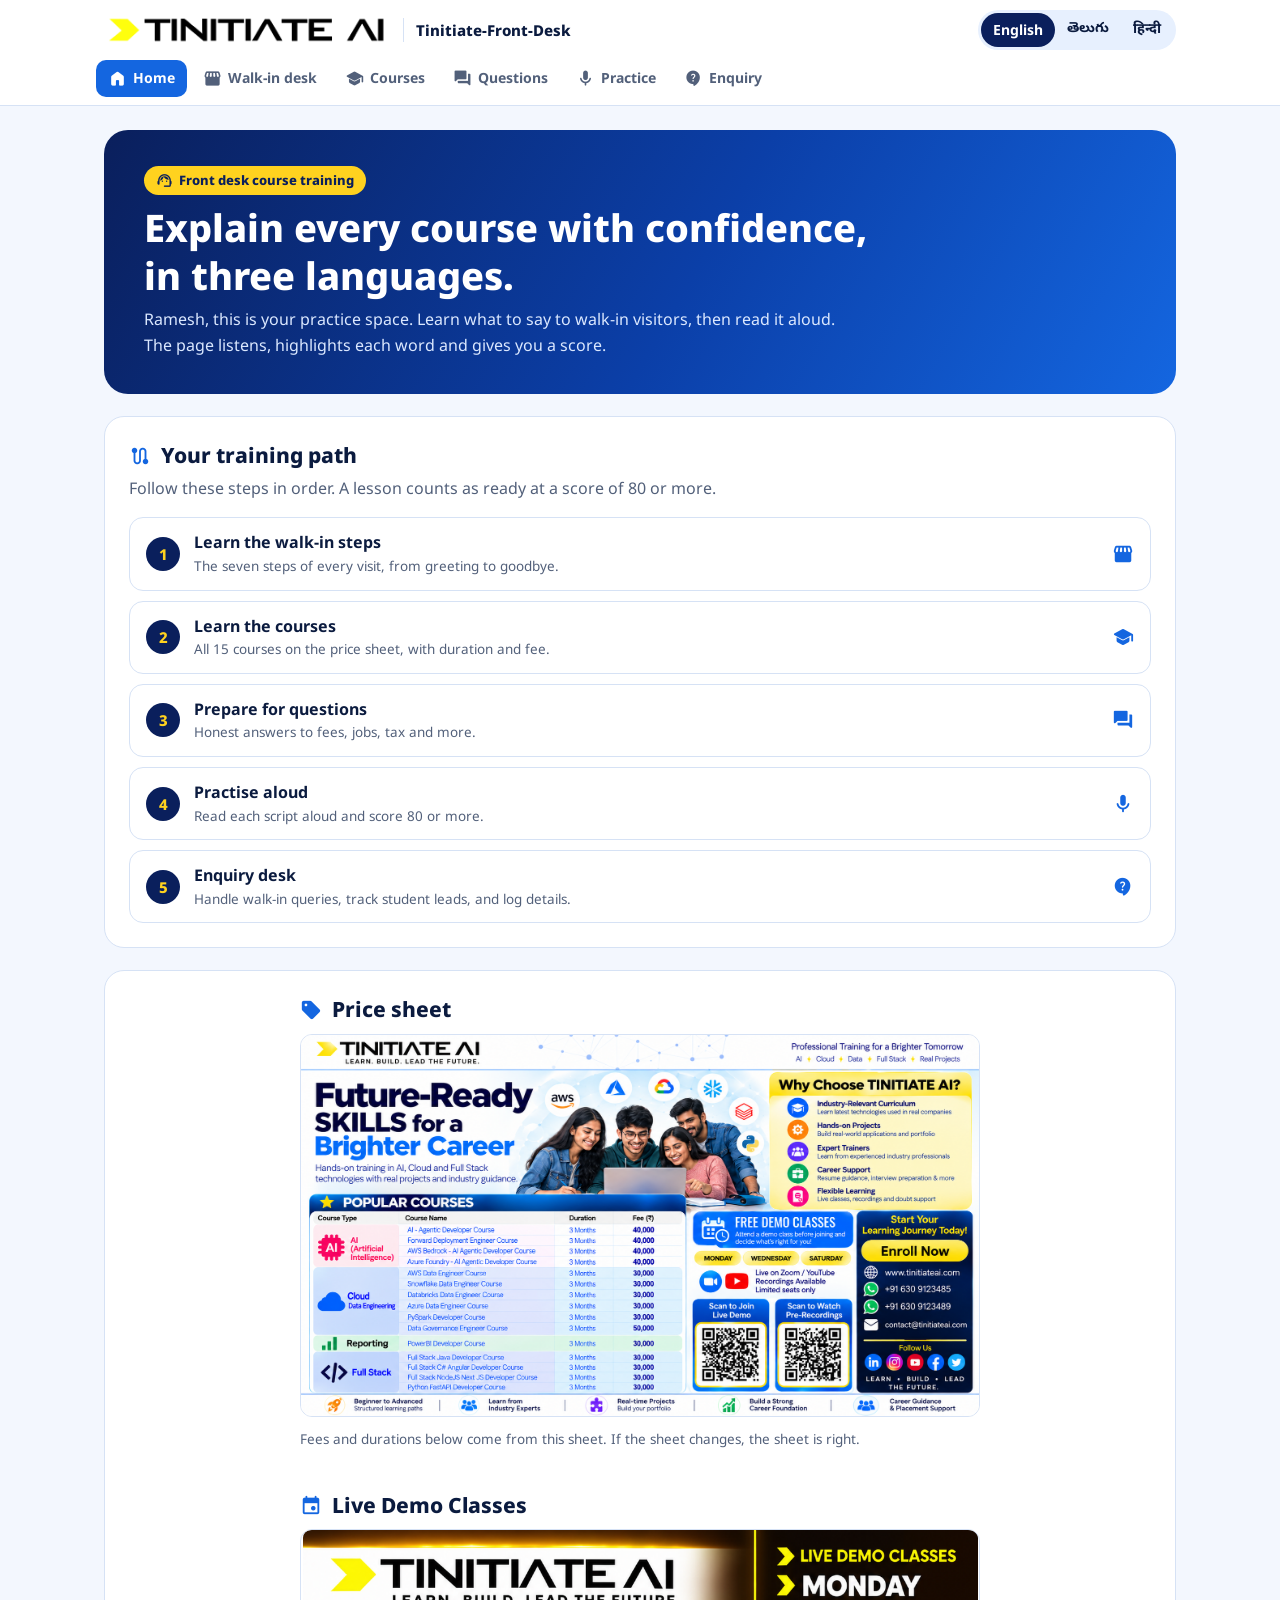
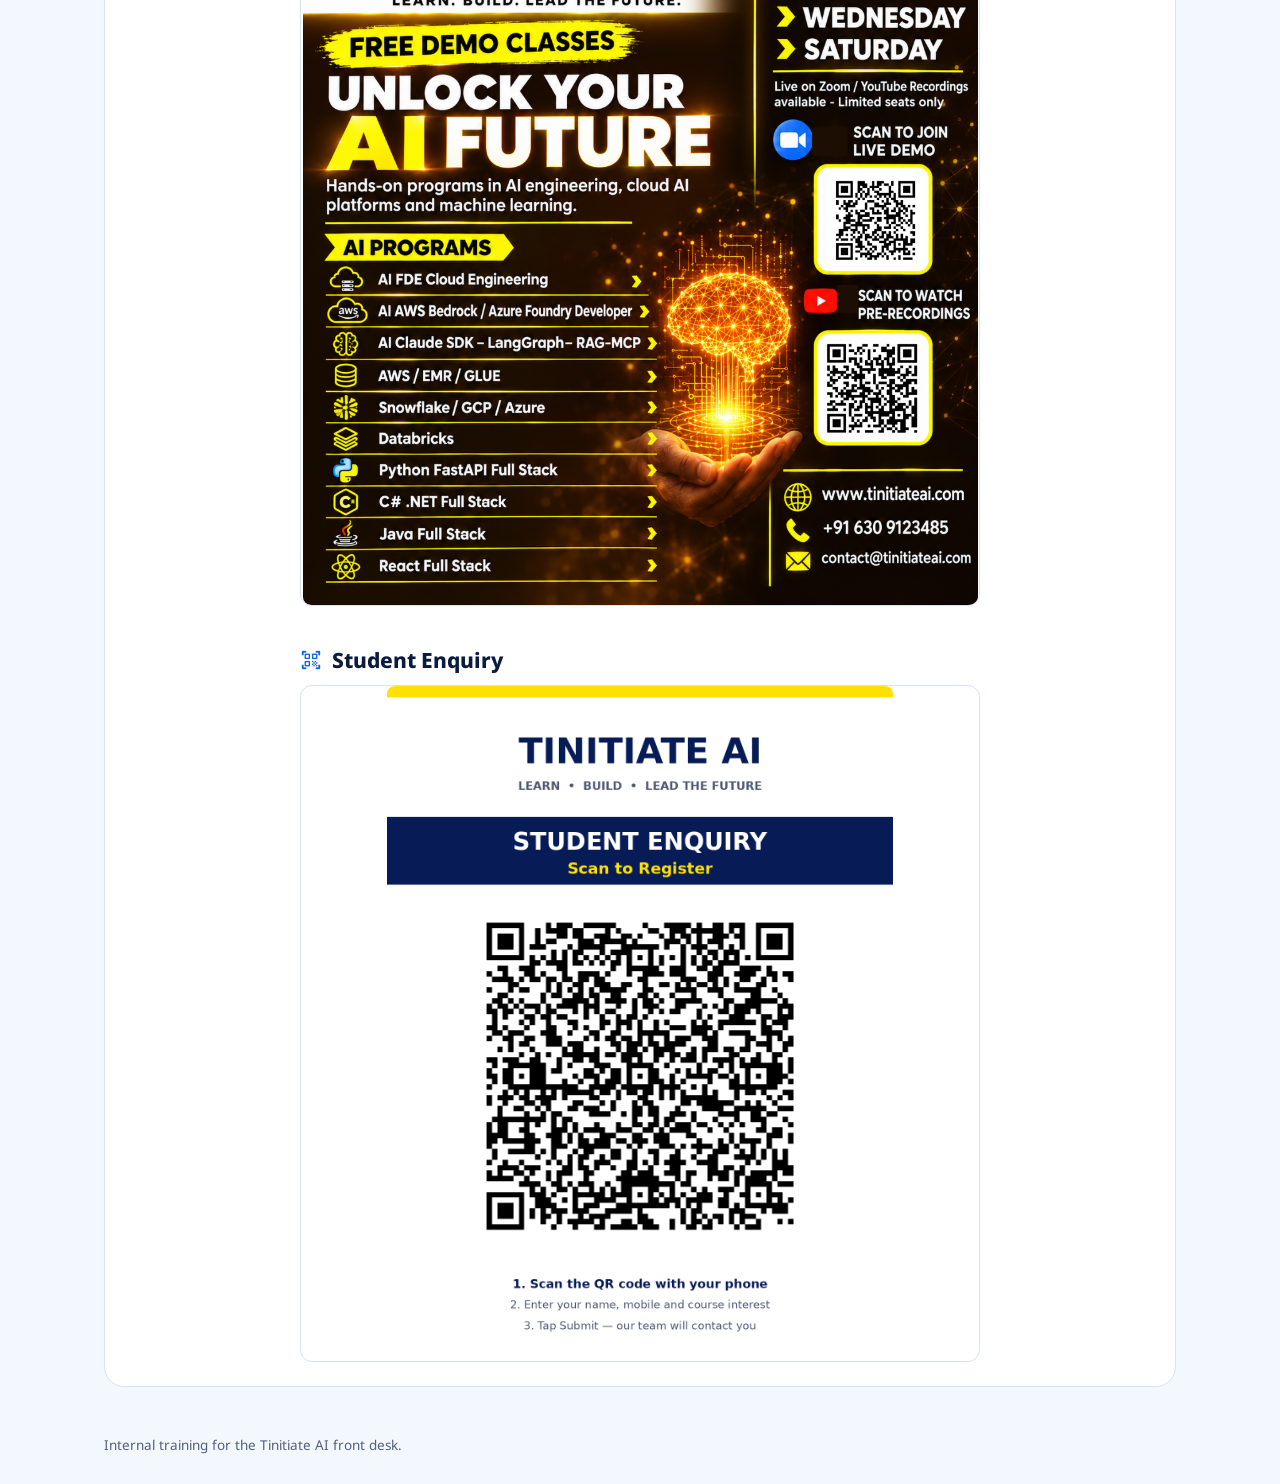
<file: index.html>
<!DOCTYPE html>
<html lang="en">
<head>
  <meta charset="UTF-8">
  <meta name="viewport" content="width=device-width, initial-scale=1.0">
  <title>Tinitiate-Front-Desk</title>
  <meta name="robots" content="noindex">
  <link rel="icon" type="image/png" href="assets/img/favicon.png">
  <link rel="preconnect" href="https://fonts.googleapis.com">
  <link rel="preconnect" href="https://fonts.gstatic.com" crossorigin>
  <link rel="stylesheet" href="https://fonts.googleapis.com/css2?family=Noto+Sans:wght@400;600;700;800&family=Noto+Sans+Telugu:wght@400;600;700;800&family=Noto+Sans+Devanagari:wght@400;600;700;800&display=swap" media="print" onload="this.media='all'">
  <link rel="stylesheet" href="https://fonts.googleapis.com/css2?family=Material+Symbols+Rounded:opsz,wght,FILL,GRAD@20..48,400,0..1,0&display=block" media="print" onload="this.media='all'">
  <link rel="stylesheet" href="assets/css/ramesh.css">
</head>
<body data-page="home" data-title="brand">
  <header class="rt-head" id="rtHeader"></header>
  <main class="rt-main" id="rtMain"></main>
  <footer class="rt-foot" id="rtFooter"></footer>
  <script src="assets/js/data.js"></script>
  <script src="assets/js/shell.js"></script>
  <script src="assets/js/pages.js"></script>
</body>
</html>
</file>
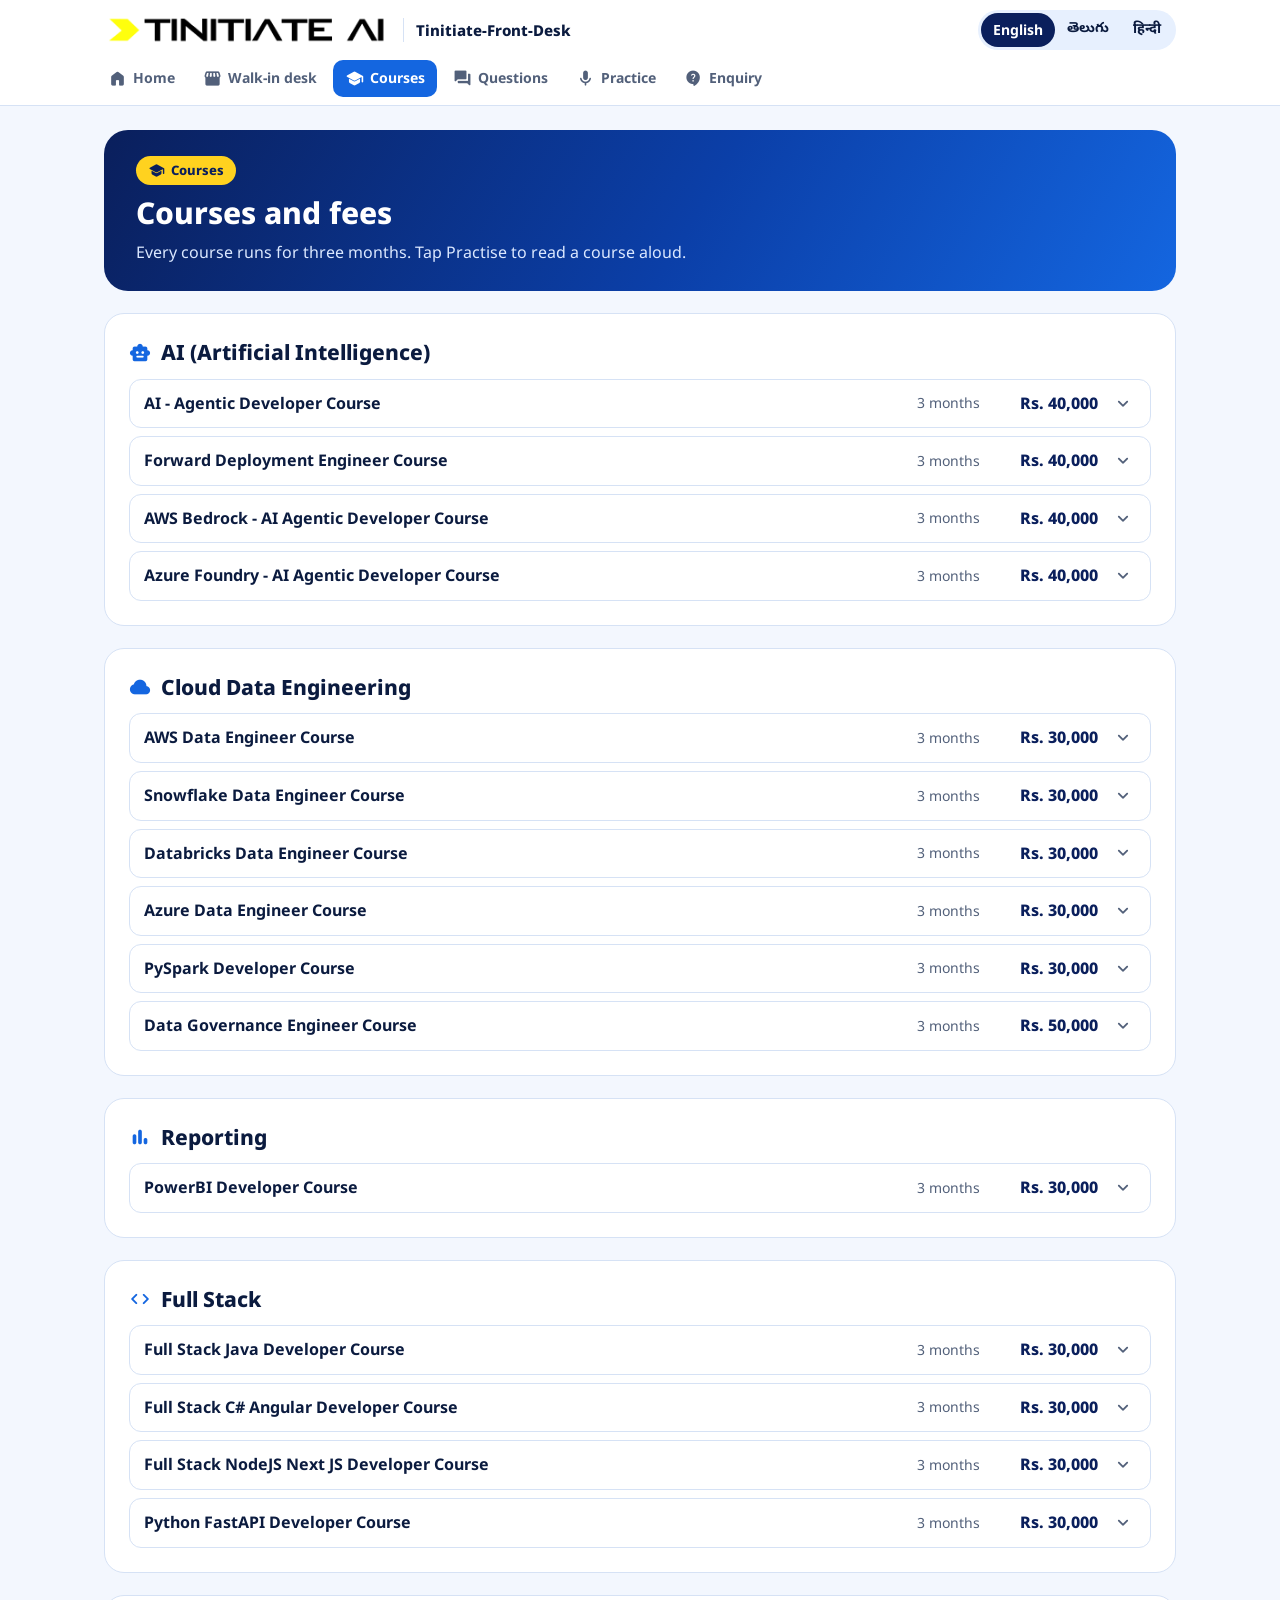
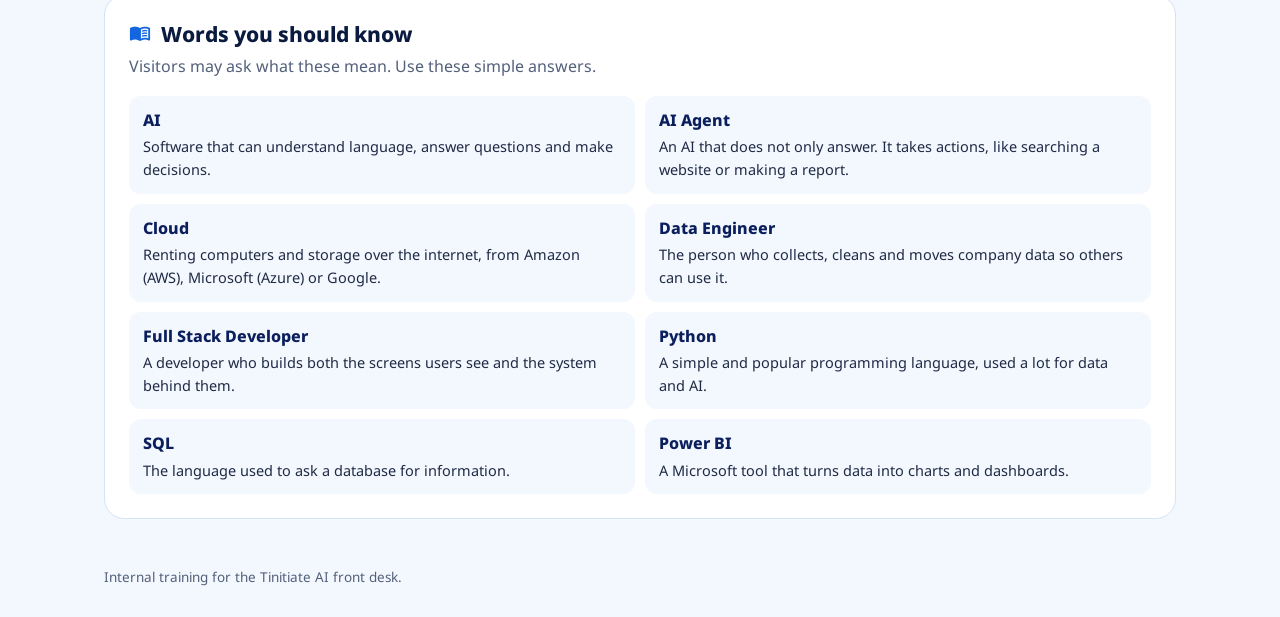
<file: courses.html>
<!DOCTYPE html>
<html lang="en">
<head>
  <meta charset="UTF-8">
  <meta name="viewport" content="width=device-width, initial-scale=1.0">
  <title>Tinitiate-Front-Desk</title>
  <meta name="robots" content="noindex">
  <link rel="icon" type="image/png" href="assets/img/favicon.png">
  <link rel="preconnect" href="https://fonts.googleapis.com">
  <link rel="preconnect" href="https://fonts.gstatic.com" crossorigin>
  <link rel="stylesheet" href="https://fonts.googleapis.com/css2?family=Noto+Sans:wght@400;600;700;800&family=Noto+Sans+Telugu:wght@400;600;700;800&family=Noto+Sans+Devanagari:wght@400;600;700;800&display=swap" media="print" onload="this.media='all'">
  <link rel="stylesheet" href="https://fonts.googleapis.com/css2?family=Material+Symbols+Rounded:opsz,wght,FILL,GRAD@20..48,400,0..1,0&display=block" media="print" onload="this.media='all'">
  <link rel="stylesheet" href="assets/css/ramesh.css">
</head>
<body data-page="courses" data-title="navCourses">
  <header class="rt-head" id="rtHeader"></header>
  <main class="rt-main" id="rtMain"></main>
  <footer class="rt-foot" id="rtFooter"></footer>
  <script src="assets/js/data.js"></script>
  <script src="assets/js/shell.js"></script>
  <script src="assets/js/pages.js"></script>
</body>
</html>
</file>
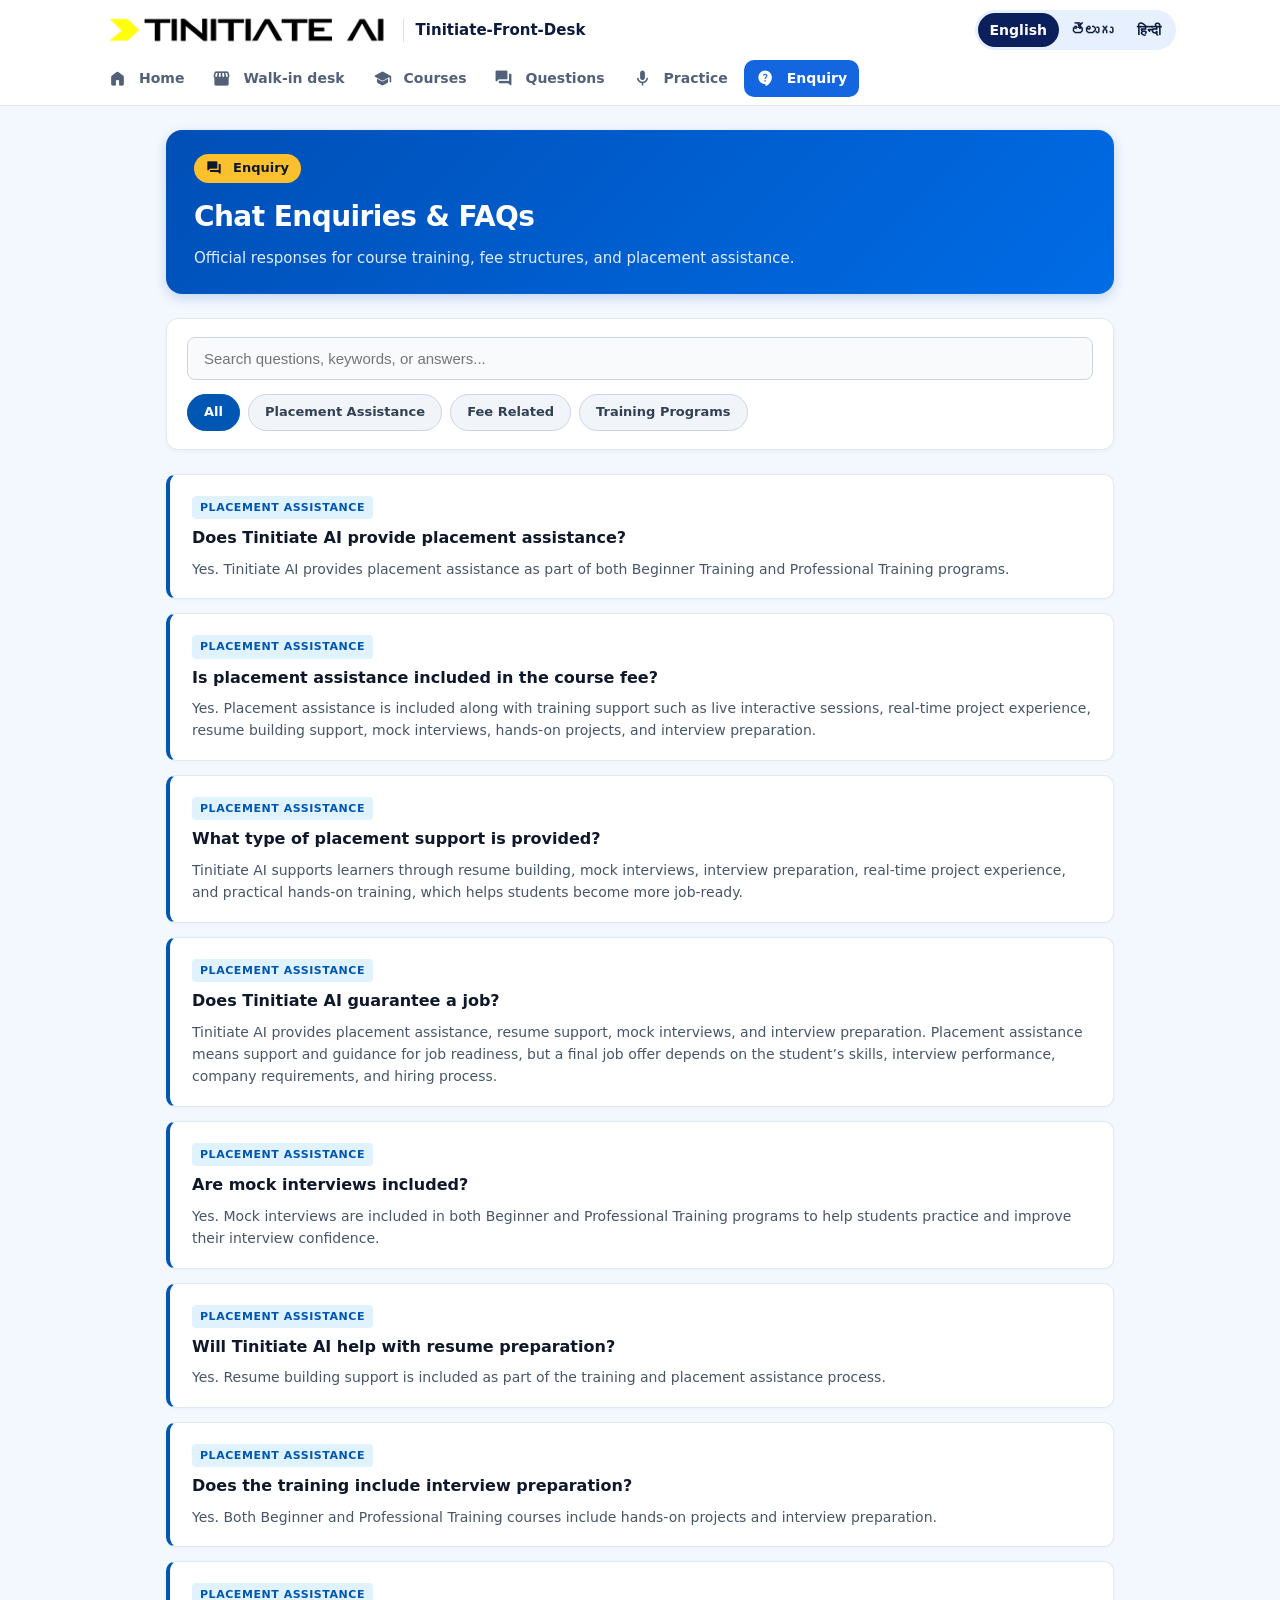
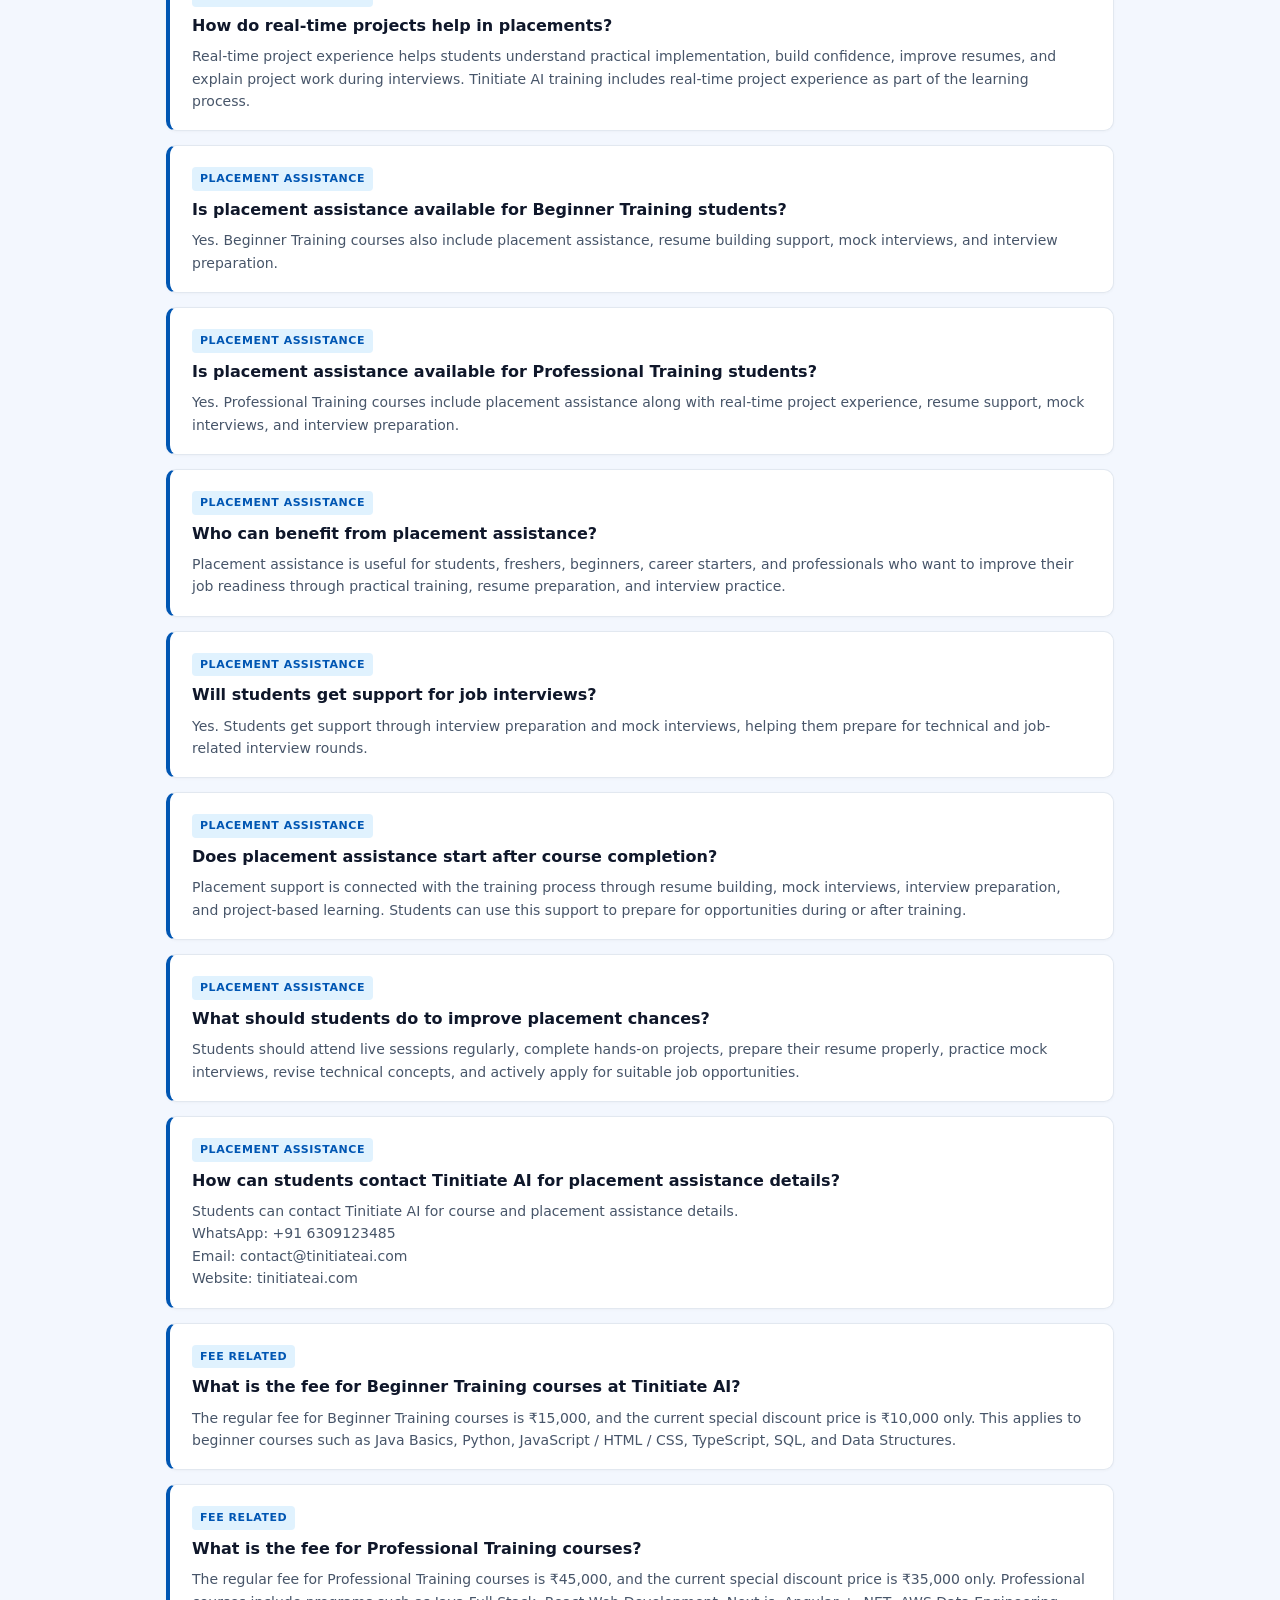
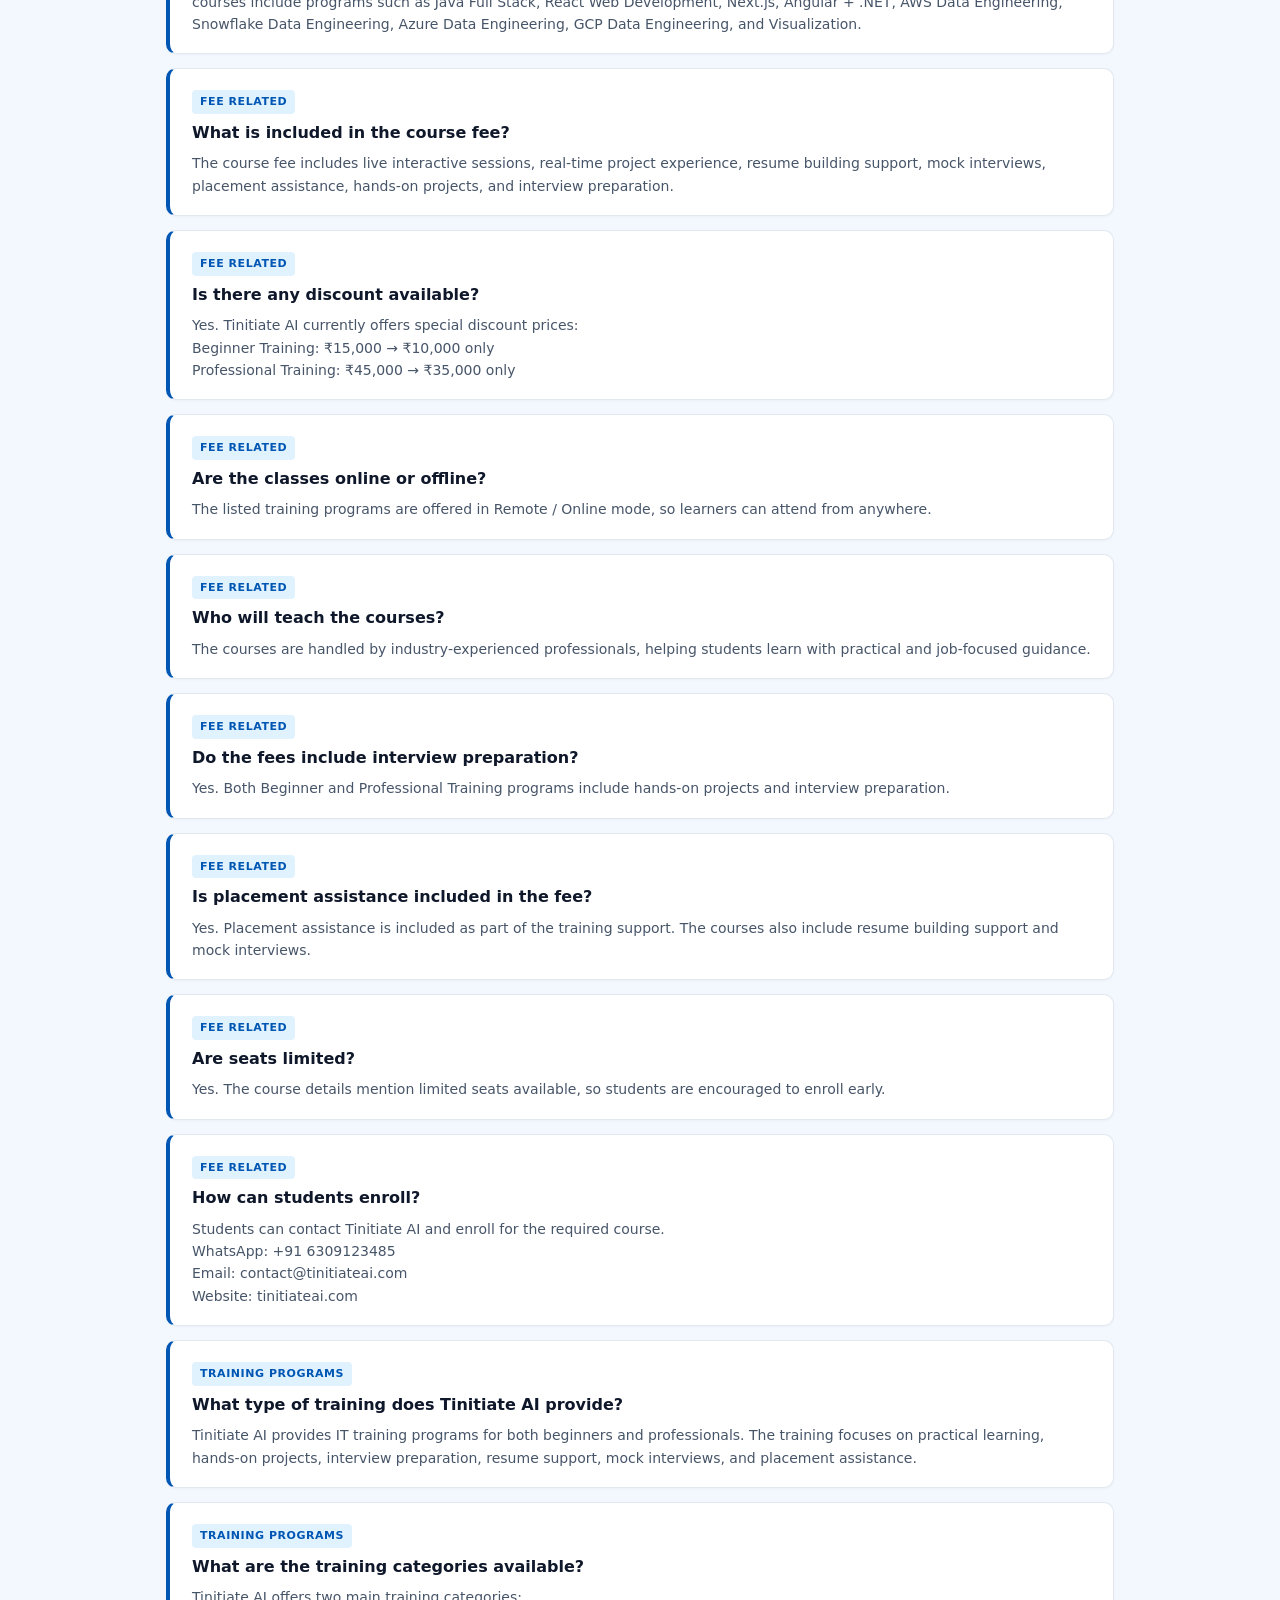
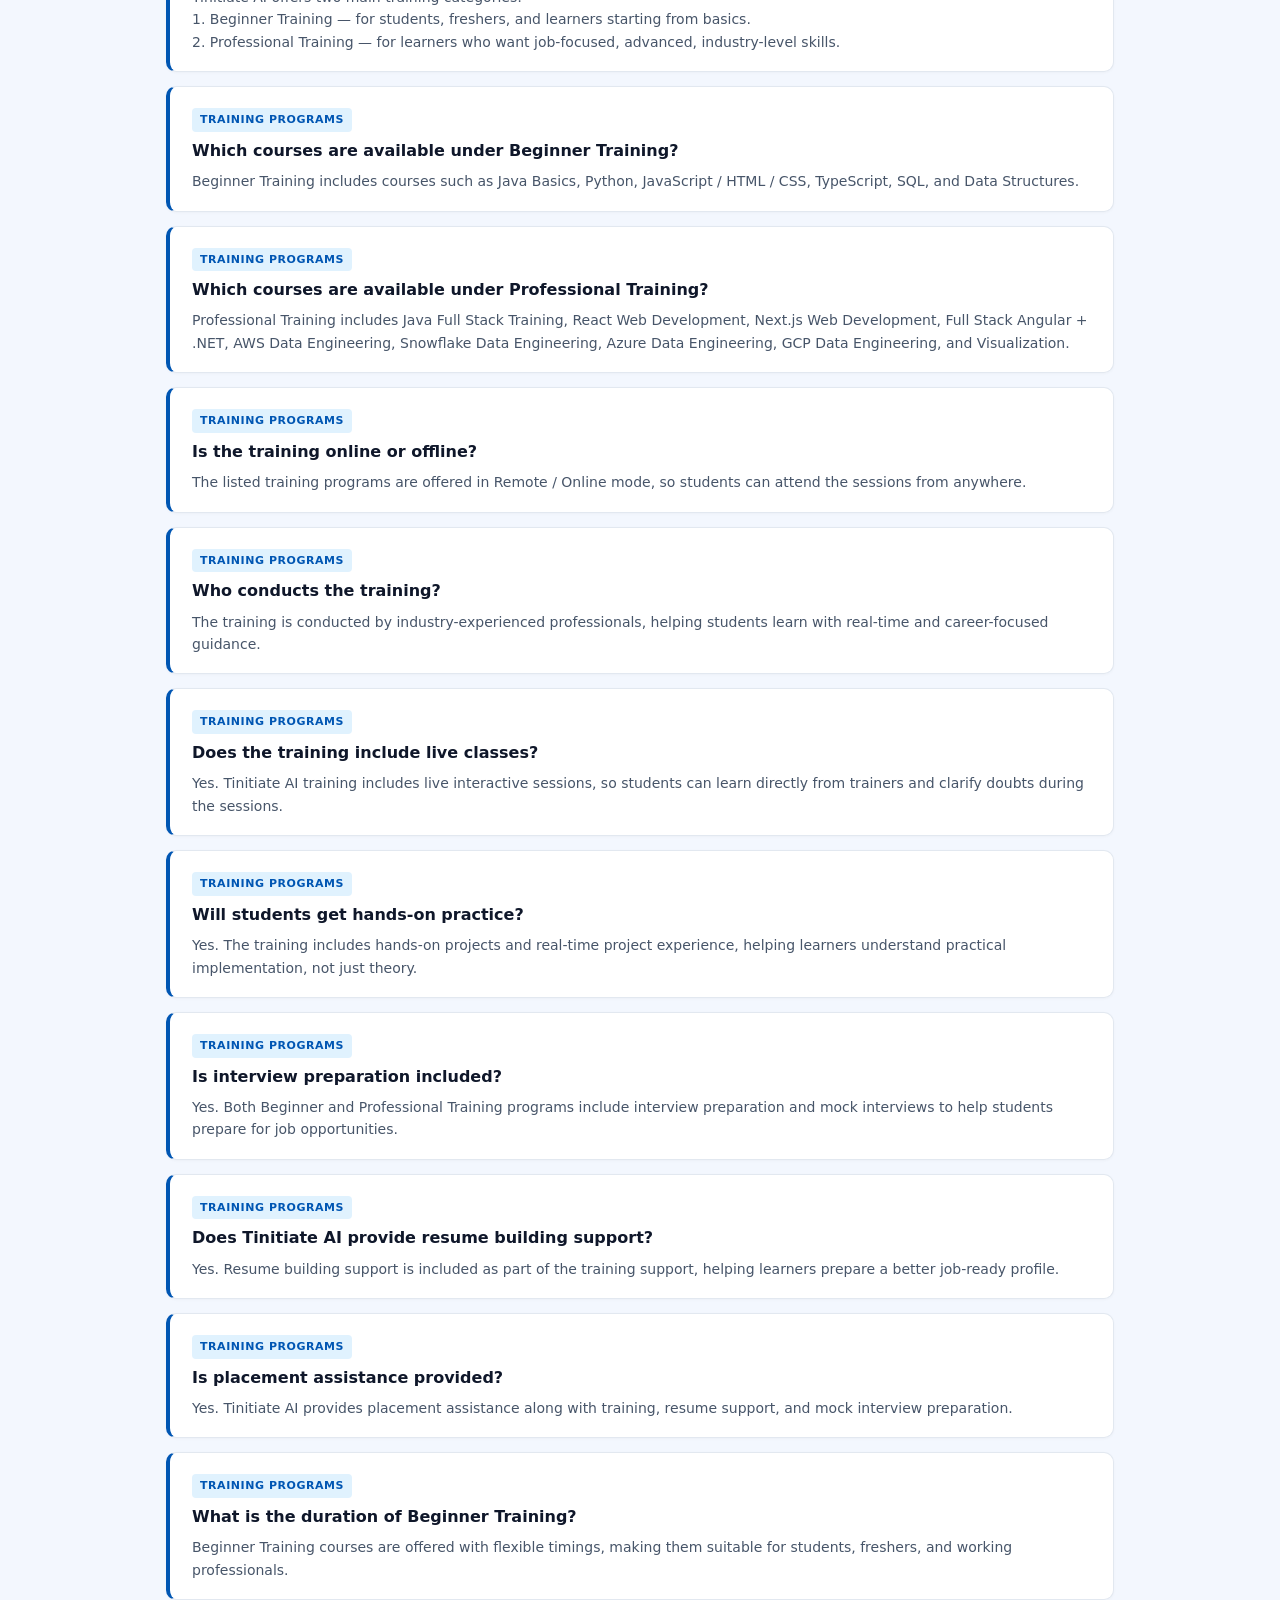
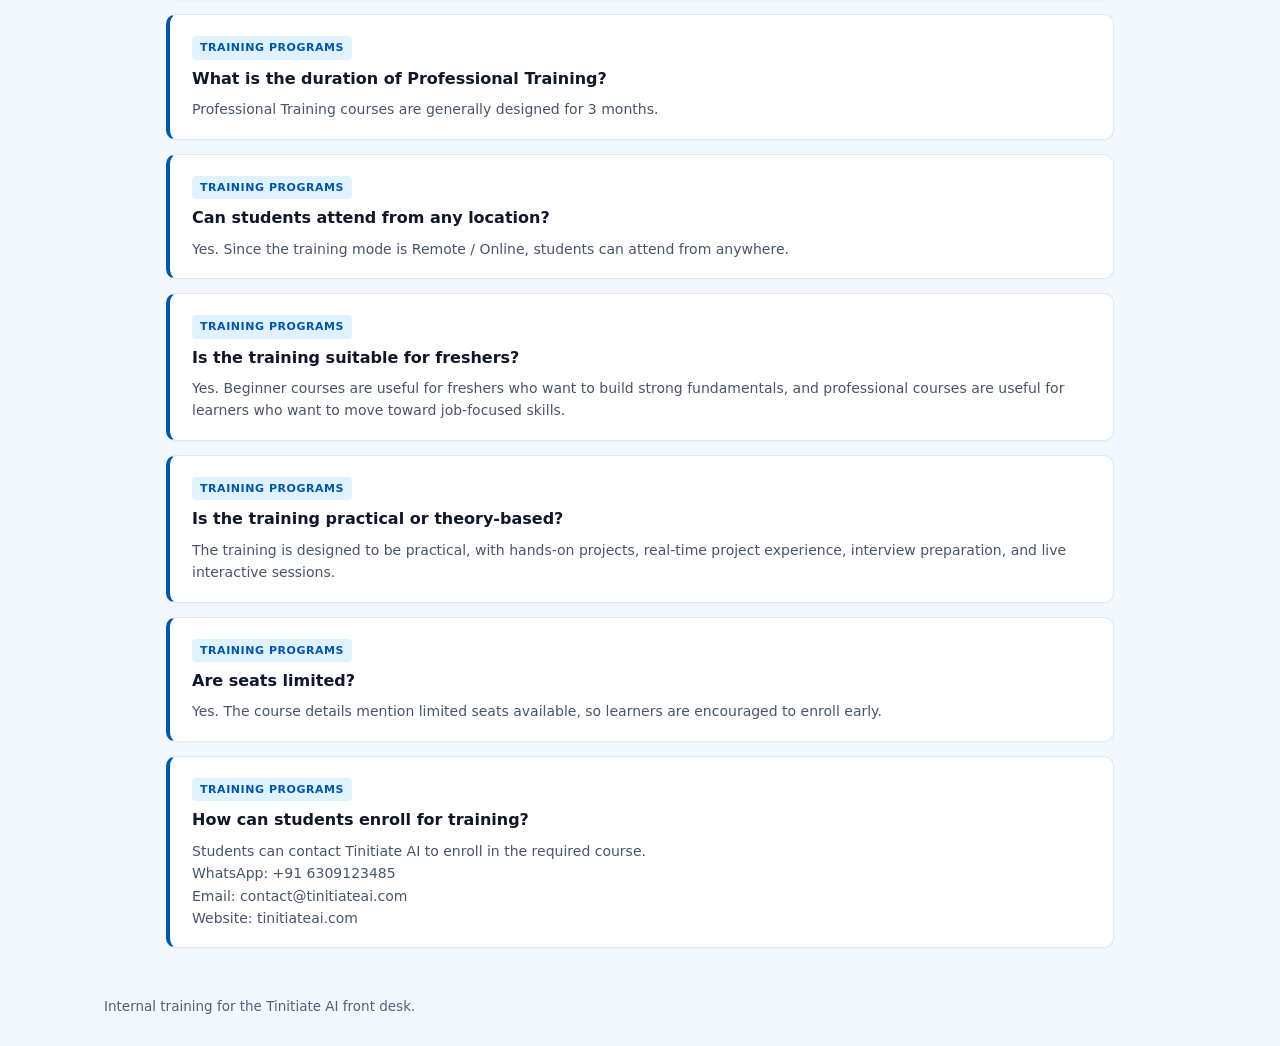
<file: enquiry.html>
<!DOCTYPE html>
<html lang="en">
<head>
  <meta charset="UTF-8" />
  <meta name="viewport" content="width=device-width, initial-scale=1.0" />
  <title>Tinitiate Front Desk</title>
  <link rel="icon" type="image/png" href="assets/img/favicon.png" />
  <link rel="stylesheet" href="assets/css/ramesh.css" />
  <!-- Google Material Symbols Rounded for clean icons -->
  <link rel="stylesheet" href="https://fonts.googleapis.com/css2?family=Material+Symbols+Rounded:opsz,wght,FILL,GRAD@24,400,0,0" />
  <style>
    .msr {
      font-family: 'Material Symbols Rounded', sans-serif !important;
      font-weight: normal;
      font-style: normal;
      font-size: 20px;
      line-height: 1;
      letter-spacing: normal;
      text-transform: none;
      display: inline-block;
      white-space: nowrap;
      word-wrap: normal;
      direction: ltr;
      -webkit-font-feature-settings: 'liga';
      -webkit-font-smoothing: antialiased;
      vertical-align: middle;
      margin-right: 6px;
    }

    .enquiry-container {
      max-width: 980px;
      margin: 1.5rem auto 3rem auto;
      padding: 0 1rem;
    }

    /* Blue Top Hero Banner matching Practice page */
    .enquiry-hero-banner {
      background: linear-gradient(135deg, #004fb6 0%, #006ce6 100%);
      border-radius: 16px;
      padding: 24px 28px;
      color: #ffffff;
      box-shadow: 0 4px 12px rgba(0, 79, 182, 0.2);
      margin-bottom: 1.5rem;
    }
    .enquiry-hero-kicker {
      display: inline-flex;
      align-items: center;
      gap: 5px;
      background: #fbc02d;
      color: #0f172a;
      font-size: 13px;
      font-weight: 700;
      padding: 4px 12px;
      border-radius: 20px;
      margin-bottom: 12px;
    }
    .enquiry-hero-title {
      font-size: 28px;
      font-weight: 800;
      color: #ffffff;
      margin: 0 0 8px 0;
      letter-spacing: -0.02em;
    }
    .enquiry-hero-lead {
      font-size: 15px;
      line-height: 1.5;
      color: #e0edff;
      margin: 0;
    }

    /* Search & Category Filter Card */
    .enquiry-filter-card {
      background: #ffffff;
      padding: 18px 20px;
      border: 1px solid #e2e8f0;
      border-radius: 12px;
      box-shadow: 0 2px 4px rgba(0, 0, 0, 0.04);
      margin-bottom: 1.5rem;
    }
    .enquiry-search-bar {
      width: 100%;
      box-sizing: border-box;
      padding: 12px 16px;
      font-size: 15px;
      border-radius: 8px;
      border: 1px solid #cbd5e1;
      background: #f8fafc;
      color: #0f172a;
      outline: none;
      transition: all 0.2s ease;
    }
    .enquiry-search-bar:focus {
      background: #ffffff;
      border-color: #0056b3;
      box-shadow: 0 0 0 3px rgba(0, 86, 179, 0.15);
    }
    .enquiry-chips {
      display: flex;
      gap: 8px;
      margin-top: 14px;
      flex-wrap: wrap;
    }
    .enquiry-chip {
      padding: 7px 16px;
      font-size: 13px;
      font-weight: 600;
      border-radius: 20px;
      border: 1px solid #cbd5e1;
      background: #f1f5f9;
      color: #334155;
      cursor: pointer;
      transition: all 0.15s ease-in-out;
    }
    .enquiry-chip:hover {
      background: #e2e8f0;
      color: #0f172a;
    }
    .enquiry-chip.active {
      background: #0056b3;
      color: #ffffff;
      border-color: #0056b3;
    }

    /* FAQ Card List */
    .faq-item-card {
      background: #ffffff;
      border: 1px solid #e2e8f0;
      border-left: 4px solid #0056b3;
      border-radius: 10px;
      padding: 18px 22px;
      margin-bottom: 14px;
      box-shadow: 0 1px 3px rgba(0, 0, 0, 0.03);
      transition: transform 0.15s, box-shadow 0.15s, border-color 0.15s;
    }
    .faq-item-card:hover {
      border-left-color: #003e82;
      box-shadow: 0 4px 8px -1px rgba(0, 0, 0, 0.08);
      transform: translateY(-1px);
    }
    .faq-badge {
      display: inline-block;
      font-size: 11px;
      font-weight: 700;
      text-transform: uppercase;
      letter-spacing: 0.05em;
      color: #0056b3;
      background: #e0f2fe;
      padding: 3px 8px;
      border-radius: 4px;
      margin-bottom: 8px;
    }
    .faq-question {
      font-size: 16px;
      font-weight: 600;
      color: #0f172a;
      margin: 0 0 8px 0;
      line-height: 1.4;
    }
    .faq-answer {
      font-size: 14px;
      line-height: 1.6;
      color: #475569;
      margin: 0;
      white-space: pre-line;
    }
    .faq-empty-state {
      background: #ffffff;
      border: 1px dashed #cbd5e1;
      border-radius: 10px;
      text-align: center;
      color: #64748b;
      padding: 3rem 1.5rem;
      font-size: 15px;
    }

    /* Keyword Highlighter */
    mark.faq-highlight {
      background-color: #fef08a;
      color: #854d0e;
      padding: 1px 4px;
      border-radius: 3px;
      font-weight: 600;
    }
  </style>
</head>
<body data-title="enquiryTitle">

  <!-- Header injected by Shell -->
  <header class="rt-head" id="rtHeader"></header>

  <!-- Main Container -->
  <main class="enquiry-container" id="rtMain"></main>

  <!-- Footer injected by Shell -->
  <footer class="rt-foot" id="rtFooter"></footer>

  <!-- Scripts -->
  <script src="assets/js/data.js"></script>
  <script src="assets/js/shell.js"></script>
  <script>
    (function () {
      'use strict';

      // 43 Official Q&As across Placement, Fees, and Training
      const OFFICIAL_ENQUIRIES = [
        /* ================= 1. PLACEMENT ASSISTANCE (15 Questions) ================= */
        {
          id: "pl-1",
          category: { en: "Placement Assistance", te: "ప్లేస్‌మెంట్ సహాయం", hi: "प्लेसमेंट सहायता" },
          question: {
            en: "Does Tinitiate AI provide placement assistance?",
            te: "Tinitiate AI ప్లేస్‌మెంట్ సహాయాన్ని అందిస్తుందా?",
            hi: "क्या Tinitiate AI प्लेसमेंट सहायता प्रदान करता है?"
          },
          answer: {
            en: "Yes. Tinitiate AI provides placement assistance as part of both Beginner Training and Professional Training programs.",
            te: "అవును. Tinitiate AI బిగినర్ ట్రైనింగ్ మరియు ప్రొఫెషనల్ ట్రైనింగ్ ప్రోగ్రామ్‌లు రెండింటిలోనూ భాగంగా ప్లేస్‌మెంట్ సహాయాన్ని అందిస్తుంది.",
            hi: "हाँ। Tinitiate AI बिगिनर ट्रेनिंग और प्रोफेशनल ट्रेनिंग दोनों प्रोग्राम्स के हिस्से के रूप में प्लेसमेंट सहायता प्रदान करता है।"
          },
          tags: ["placement", "assistance", "support", "beginner", "professional"]
        },
        {
          id: "pl-2",
          category: { en: "Placement Assistance", te: "ప్లేస్‌మెంట్ సహాయం", hi: "प्लेसमेंट सहायता" },
          question: {
            en: "Is placement assistance included in the course fee?",
            te: "కోర్సు ఫీజులోనే ప్లేస్‌మెంట్ సహాయం చేర్చబడిందా?",
            hi: "क्या प्लेसमेंट सहायता कोर्स फीस में शामिल है?"
          },
          answer: {
            en: "Yes. Placement assistance is included along with training support such as live interactive sessions, real-time project experience, resume building support, mock interviews, hands-on projects, and interview preparation.",
            te: "అవును. లైవ్ ఇంటరాక్టివ్ సెషన్‌లు, రియల్-టైమ్ ప్రాజెక్ట్ అనుభవం, రెజ్యూమ్ తయారీ మద్దతు, మాక్ ఇంటర్వ్యూలు, హ్యాండ్స్-ఆన్ ప్రాజెక్ట్‌లు మరియు ఇంటర్వ్యూ ప్రిపరేషన్ వంటి ట్రైనింగ్ సపోర్ట్‌తో పాటే ప్లేస్‌మెంట్ సహాయం కూడా ఫీజులో చేర్చబడింది.",
            hi: "हाँ। लाइव इंटरेक्टिव सेशन, रियल-टाइम प्रोजेक्ट अनुभव, रेज़्युमे सपोर्ट, मॉक इंटरव्यू, हैंड्स-ऑन प्रोजेक्ट्स और इंटरव्यू की तैयारी जैसी ट्रेनिंग सहायता के साथ प्लेसमेंट सहायता भी शामिल है।"
          },
          tags: ["fee", "included", "mock interviews", "resume", "projects"]
        },
        {
          id: "pl-3",
          category: { en: "Placement Assistance", te: "ప్లేస్‌మెంట్ సహాయం", hi: "प्लेसमेंट सहायता" },
          question: {
            en: "What type of placement support is provided?",
            te: "ఎటువంటి ప్లేస్‌మెంట్ మద్దతు అందించబడుతుంది?",
            hi: "किस प्रकार का प्लेसमेंट सपोर्ट दिया जाता है?"
          },
          answer: {
            en: "Tinitiate AI supports learners through resume building, mock interviews, interview preparation, real-time project experience, and practical hands-on training, which helps students become more job-ready.",
            te: "Tinitiate AI విద్యార్థులకు రెజ్యూమ్ తయారీ, మాక్ ఇంటర్వ్యూలు, ఇంటర్వ్యూ ప్రిపరేషన్, రియల్-టైమ్ ప్రాజెక్ట్ అనుభవం మరియు ప్రాక్టికల్ హ్యాండ్స్-ఆన్ ట్రైనింగ్ ద్వారా పూర్తి మద్దతు అందిస్తుంది, ఇది విద్యార్థులను జాబ్-రెడీగా మార్చడంలో సహాయపడుతుంది.",
            hi: "Tinitiate AI रेज़्युमे बिल्डिंग, मॉक इंटरव्यू, इंटरव्यू की तैयारी, रियल-टाइम प्रोजेक्ट अनुभव और प्रैक्टिकल हैंड्स-ऑन ट्रेनिंग के माध्यम से छात्रों की मदद करता है, जिससे वे जॉब-रेडी बनते हैं।"
          },
          tags: ["support", "job-ready", "mock interviews", "practical", "resume"]
        },
        {
          id: "pl-4",
          category: { en: "Placement Assistance", te: "ప్లేస్‌మెంట్ సహాయం", hi: "प्लेसमेंट सहायता" },
          question: {
            en: "Does Tinitiate AI guarantee a job?",
            te: "Tinitiate AI ఉద్యోగ గ్యారెంటీ ఇస్తుందా?",
            hi: "क्या Tinitiate AI नौकरी की गारंटी देता है?"
          },
          answer: {
            en: "Tinitiate AI provides placement assistance, resume support, mock interviews, and interview preparation. Placement assistance means support and guidance for job readiness, but a final job offer depends on the student’s skills, interview performance, company requirements, and hiring process.",
            te: "Tinitiate AI ప్లేస్‌మెంట్ సహాయం, రెజ్యూమ్ సపోర్ట్, మాక్ ఇంటర్వ్యూలు మరియు ఇంటర్వ్యూ ప్రిపరేషన్‌ను అందిస్తుంది. ప్లేస్‌మెంట్ సహాయం అంటే ఉద్యోగానికి సిద్ధం కావడానికి మద్దతు మరియు మార్గదర్శకత్వం ఇవ్వడం. తుది ఉద్యోగ ఆఫర్ అనేది విద్యార్థి నైపుణ్యాలు, ఇంటర్వ్యూ పనితీరు, కంపెనీ అవసరాలు మరియు నియామక ప్రక్రియపై ఆధారపడి ఉంటుంది.",
            hi: "Tinitiate AI प्लेसमेंट सहायता, रेज़्युमे सपोर्ट, मॉक इंटरव्यू और इंटरव्यू की तैयारी प्रदान करता है। प्लेसमेंट सहायता का अर्थ जॉब रेडीनेस के लिए मार्गदर्शन है, लेकिन अंतिम जॉब ऑफर छात्र के कौशल, इंटरव्यू प्रदर्शन, कंपनी की आवश्यकताओं और चयन प्रक्रिया पर निर्भर करता है।"
          },
          tags: ["job guarantee", "placement assistance", "job offer", "skills"]
        },
        {
          id: "pl-5",
          category: { en: "Placement Assistance", te: "ప్లేస్‌మెంట్ సహాయం", hi: "प्लेसमेंट सहायता" },
          question: {
            en: "Are mock interviews included?",
            te: "మాక్ ఇంటర్వ్యూలు చేర్చబడ్డాయా?",
            hi: "क्या मॉक इंटरव्यू शामिल हैं?"
          },
          answer: {
            en: "Yes. Mock interviews are included in both Beginner and Professional Training programs to help students practice and improve their interview confidence.",
            te: "అవును. విద్యార్థులు ఇంటర్వ్యూను ప్రాక్టీస్ చేయడానికి మరియు వారి విశ్వాసాన్ని పెంచుకోవడానికి బిగినర్ మరియు ప్రొఫెషనల్ ట్రైనింగ్ ప్రోగ్రామ్‌లు రెండింటిలోనూ మాక్ ఇంటర్వ్యూలు చేర్చబడ్డాయి.",
            hi: "हाँ। छात्रों को अभ्यास कराने और इंटरव्यू के आत्मविश्वास को बढ़ाने के लिए बिगिनर और प्रोफेशनल दोनों ट्रेनिंग प्रोग्राम्स में मॉक इंटरव्यू शामिल हैं।"
          },
          tags: ["mock interviews", "confidence", "practice", "beginner", "professional"]
        },
        {
          id: "pl-6",
          category: { en: "Placement Assistance", te: "ప్లేస్‌మెంట్ సహాయం", hi: "प्लेसमेंट सहायता" },
          question: {
            en: "Will Tinitiate AI help with resume preparation?",
            te: "Tinitiate AI రెజ్యూమ్ తయారీలో సహాయపడుతుందా?",
            hi: "क्या Tinitiate AI रेज़्युमे तैयार करने में मदद करेगा?"
          },
          answer: {
            en: "Yes. Resume building support is included as part of the training and placement assistance process.",
            te: "అవును. శిక్షణ మరియు ప్లేస్‌మెంట్ సహాయ ప్రక్రియలో భాగంగా రెజ్యూమ్ బిల్డింగ్ సపోర్ట్ అందించబడుతుంది.",
            hi: "हाँ। ट्रेनिंग और प्लेसमेंट सहायता प्रक्रिया के हिस्से के रूप में रेज़्युमे बिल्डिंग सपोर्ट शामिल है।"
          },
          tags: ["resume", "preparation", "building", "cv"]
        },
        {
          id: "pl-7",
          category: { en: "Placement Assistance", te: "ప్లేస్‌మెంట్ సహాయం", hi: "प्लेसमेंट सहायता" },
          question: {
            en: "Does the training include interview preparation?",
            te: "శిక్షణలో ఇంటర్వ్యూ ప్రిపరేషన్ ఉంటుందా?",
            hi: "क्या ट्रेनिंग में इंटरव्यू की तैयारी शामिल है?"
          },
          answer: {
            en: "Yes. Both Beginner and Professional Training courses include hands-on projects and interview preparation.",
            te: "అవును. బిగినర్ మరియు ప్రొఫెషనల్ ట్రైనింగ్ కోర్సులు రెండింటిలోనూ హ్యాండ్స్-ఆన్ ప్రాజెక్ట్‌లు మరియు ఇంటర్వ్యూ ప్రిపరేషన్ ఉంటాయి.",
            hi: "हाँ। बिगिनर और प्रोफेशनल दोनों ट्रेनिंग कोर्सेस में हैंड्स-ऑन प्रोजेक्ट्स और इंटरव्यू की तैयारी शामिल है।"
          },
          tags: ["interview preparation", "projects", "beginner", "professional"]
        },
        {
          id: "pl-8",
          category: { en: "Placement Assistance", te: "ప్లేస్‌మెంట్ సహాయం", hi: "प्लेसमेंट सहायता" },
          question: {
            en: "How do real-time projects help in placements?",
            te: "ప్లేస్‌మెంట్ల కోసం రియల్-టైమ్ ప్రాజెక్ట్‌లు ఎలా సహాయపడతాయి?",
            hi: "प्लेसमेंट में रियल-टाइम प्रोजेक्ट्स कैसे मदद करते हैं?"
          },
          answer: {
            en: "Real-time project experience helps students understand practical implementation, build confidence, improve resumes, and explain project work during interviews. Tinitiate AI training includes real-time project experience as part of the learning process.",
            te: "రియల్-టైమ్ ప్రాజెక్ట్ అనుభవం విద్యార్థులకు ప్రాక్టికల్ అమలును అర్థం చేసుకోవడానికి, ఆత్మవిశ్వాసాన్ని పెంపొందించడానికి, రెజ్యూమ్‌ను మెరుగుపరచడానికి మరియు ఇంటర్వ్యూల సమయంలో ప్రాజెక్ట్ పనిని చక్కగా వివరించడానికి సహాయపడుతుంది. Tinitiate AI శిక్షణ అభ్యాస ప్రక్రియలో భాగంగా రియల్-టైమ్ ప్రాజెక్ట్ అనుభవాన్ని అందిస్తుంది.",
            hi: "रियल-टाइम प्रोजेक्ट अनुभव से छात्रों को प्रैक्टिकल काम समझने, आत्मविश्वास बढ़ाने, रेज़्युमे मजबूत करने और इंटरव्यू में प्रोजेक्ट समझाने में मदद मिलती है। Tinitiate AI ट्रेनिंग में यह अनुभव सीखने की प्रक्रिया का मुख्य हिस्सा है।"
          },
          tags: ["real-time projects", "practical", "resume", "confidence"]
        },
        {
          id: "pl-9",
          category: { en: "Placement Assistance", te: "ప్లేస్‌మెంట్ సహాయం", hi: "प्लेसमेंट सहायता" },
          question: {
            en: "Is placement assistance available for Beginner Training students?",
            te: "బిగినర్ ట్రైనింగ్ విద్యార్థులకు కూడా ప్లేస్‌మెంట్ సహాయం అందుబాటులో ఉందా?",
            hi: "क्या बिगिनर ट्रेनिंग के छात्रों के लिए प्लेसमेंट सहायता उपलब्ध है?"
          },
          answer: {
            en: "Yes. Beginner Training courses also include placement assistance, resume building support, mock interviews, and interview preparation.",
            te: "అవును. బిగినర్ ట్రైనింగ్ కోర్సుల్లో కూడా ప్లేస్‌మెంట్ సహాయం, రెజ్యూమ్ బిల్డింగ్ సపోర్ట్, మాక్ ఇంటర్వ్యూలు మరియు ఇంటర్వ్యూ ప్రిపరేషన్ చేర్చబడ్డాయి.",
            hi: "हाँ। बिगिनर ट्रेनिंग कोर्सेस में भी प्लेसमेंट सहायता, रेज़्युमे सपोर्ट, मॉक इंटरव्यू और इंटरव्यू की तैयारी शामिल है।"
          },
          tags: ["beginner", "placement assistance", "resume", "mock"]
        },
        {
          id: "pl-10",
          category: { en: "Placement Assistance", te: "ప్లేస్‌మెంట్ సహాయం", hi: "प्लेसमेंट सहायता" },
          question: {
            en: "Is placement assistance available for Professional Training students?",
            te: "ప్రొఫెషనల్ ట్రైనింగ్ విద్యార్థులకు ప్లేస్‌మెంట్ సహాయం అందుబాటులో ఉందా?",
            hi: "क्या प्रोफेशनल ट्रेनिंग के छात्रों के लिए प्लेसमेंट सहायता उपलब्ध है?"
          },
          answer: {
            en: "Yes. Professional Training courses include placement assistance along with real-time project experience, resume support, mock interviews, and interview preparation.",
            te: "అవును. ప్రొఫెషనల్ ట్రైనింగ్ కోర్సులలో రియల్-టైమ్ ప్రాజెక్ట్ అనుభవం, రెజ్యూమ్ సపోర్ట్, మాక్ ఇంటర్వ్యూలు మరియు ఇంటర్వ్యూ ప్రిపరేషన్‌తో పాటు ప్లేస్‌మెంట్ సహాయం కూడా ఉంటుంది.",
            hi: "हाँ। प्रोफेशनल ट्रेनिंग कोर्सेस में रियल-टाइम प्रोजेक्ट अनुभव, रेज़्युमे सपोर्ट, मॉक इंटरव्यू और इंटरव्यू की तैयारी के साथ प्लेसमेंट सहायता शामिल है।"
          },
          tags: ["professional", "placement assistance", "projects", "interview"]
        },
        {
          id: "pl-11",
          category: { en: "Placement Assistance", te: "ప్లేస్‌మెంట్ సహాయం", hi: "प्लेसमेंट सहायता" },
          question: {
            en: "Who can benefit from placement assistance?",
            te: "ఈ ప్లేస్‌మెంట్ సహాయం ద్వారా ఎవరు ప్రయోజనం పొందవచ్చు?",
            hi: "प्लेसमेंट सहायता से किसे लाभ मिल सकता है?"
          },
          answer: {
            en: "Placement assistance is useful for students, freshers, beginners, career starters, and professionals who want to improve their job readiness through practical training, resume preparation, and interview practice.",
            te: "ప్రాక్టికల్ ట్రైనింగ్, రెజ్యూమ్ ప్రిపరేషన్ మరియు ఇంటర్వ్యూ ప్రాక్టీస్ ద్వారా ఉద్యోగానికి సిద్ధం కావాలనుకునే విద్యార్థులు, ఫ్రెషర్లు, బిగినర్లు, కెరీర్ స్టార్టర్లు మరియు వర్కింగ్ ప్రొఫెషనల్స్ అందరికీ ప్లేస్‌మెంట్ సహాయం చాలా ఉపయోగకరంగా ఉంటుంది.",
            hi: "प्रैक्टिकल ट्रेनिंग, रेज़्युमे तैयारी और इंटरव्यू अभ्यास के माध्यम से जॉब रेडी बनने के इच्छुक छात्रों, फ्रेशर्स, बिगिनर्स और प्रोफेशनल्स सभी के लिए यह सहायता उपयोगी है।"
          },
          tags: ["who can benefit", "students", "freshers", "professionals"]
        },
        {
          id: "pl-12",
          category: { en: "Placement Assistance", te: "ప్లేస్‌మెంట్ సహాయం", hi: "प्लेसमेंट सहायता" },
          question: {
            en: "Will students get support for job interviews?",
            te: "విద్యార్థులకు జాబ్ ఇంటర్వ్యూల కోసం సపోర్ట్ లభిస్తుందా?",
            hi: "क्या छात्रों को जॉब इंटरव्यू के लिए सपोर्ट मिलेगा?"
          },
          answer: {
            en: "Yes. Students get support through interview preparation and mock interviews, helping them prepare for technical and job-related interview rounds.",
            te: "అవును. విద్యార్థులకు ఇంటర్వ్యూ ప్రిపరేషన్ మరియు మాక్ ఇంటర్వ్యూల ద్వారా పూర్తి మద్దతు లభిస్తుంది, ఇది వారు టెక్నికల్ మరియు జాబ్ రౌండ్లకు సిద్ధం కావడానికి తోడ్పడుతుంది.",
            hi: "हाँ। छात्रों को इंटरव्यू की तैयारी और मॉक इंटरव्यू के जरिए सपोर्ट मिलता है, जिससे वे टेक्निकल और जॉब राउंड्स के लिए बेहतर तैयारी कर पाते हैं।"
          },
          tags: ["job interviews", "technical rounds", "support"]
        },
        {
          id: "pl-13",
          category: { en: "Placement Assistance", te: "ప్లేస్‌మెంట్ సహాయం", hi: "प्लेसमेंट सहायता" },
          question: {
            en: "Does placement assistance start after course completion?",
            te: "ప్లేస్‌మెంట్ సహాయం కోర్సు పూర్తయిన తర్వాతే ప్రారంభమవుతుందా?",
            hi: "क्या प्लेसमेंट सहायता कोर्स पूरा होने के बाद शुरू होती है?"
          },
          answer: {
            en: "Placement support is connected with the training process through resume building, mock interviews, interview preparation, and project-based learning. Students can use this support to prepare for opportunities during or after training.",
            te: "ప్లేస్‌మెంట్ సపోర్ట్ అనేది రెజ్యూమ్ బిల్డింగ్, మాక్ ఇంటర్వ్యూలు, ఇంటర్వ్యూ ప్రిపరేషన్ మరియు ప్రాజెక్ట్-ఆధారిత అభ్యాసం ద్వారా శిక్షణ ప్రక్రియతో కలిసి కొనసాగుతుంది. విద్యార్థులు శిక్షణ సమయంలో లేదా పూర్తయిన తర్వాత వచ్చే అవకాశాల కోసం దీనిని ఉపయోగించుకోవచ్చు.",
            hi: "प्लेसमेंट सपोर्ट रेज़्युमे बिल्डिंग, मॉक इंटरव्यू, इंटरव्यू तैयारी और प्रोजेक्ट लर्निंग के जरिए ट्रेनिंग प्रोसेस से सीधे जुड़ा हुआ है। छात्र ट्रेनिंग के दौरान या बाद में अवसरों की तैयारी के लिए इसका उपयोग कर सकते हैं।"
          },
          tags: ["timing", "during training", "after course", "start"]
        },
        {
          id: "pl-14",
          category: { en: "Placement Assistance", te: "ప్లేస్‌మెంట్ సహాయం", hi: "प्लेसमेंट सहायता" },
          question: {
            en: "What should students do to improve placement chances?",
            te: "ప్లేస్‌మెంట్ అవకాశాలను పెంచుకోవడానికి విద్యార్థులు ఏమి చేయాలి?",
            hi: "प्लेसमेंट के अवसर बढ़ाने के लिए छात्रों को क्या करना चाहिए?"
          },
          answer: {
            en: "Students should attend live sessions regularly, complete hands-on projects, prepare their resume properly, practice mock interviews, revise technical concepts, and actively apply for suitable job opportunities.",
            te: "విద్యార్థులు లైవ్ క్లాసులకు క్రమం తప్పకుండా హాజరుకావాలి, ప్రాజెక్ట్‌లను పూర్తి చేయాలి, రెజ్యూమ్‌ను సరిగ్గా సిద్ధం చేసుకోవాలి, మాక్ ఇంటర్వ్యూలను సాధన చేయాలి, టెక్నికల్ కాన్సెప్ట్‌లను పునఃసమీక్షించాలి మరియు తగిన ఉద్యోగ అవకాశాల కోసం చురుకుగా దరఖాస్తు చేసుకోవాలి.",
            hi: "छात्रों को नियमित रूप से लाइव सेशन में भाग लेना चाहिए, प्रोजेक्ट्स पूरे करने चाहिए, अच्छा रेज़्युमे तैयार करना चाहिए, मॉक इंटरव्यू का अभ्यास करना चाहिए, टेक्निकल कॉन्सेप्ट्स दोहराने चाहिए और उपयुक्त जॉब्स के लिए आवेदन करना चाहिए।"
          },
          tags: ["improve chances", "practice", "projects", "apply"]
        },
        {
          id: "pl-15",
          category: { en: "Placement Assistance", te: "ప్లేస్‌మెంట్ సహాయం", hi: "प्लेसमेंट सहायता" },
          question: {
            en: "How can students contact Tinitiate AI for placement assistance details?",
            te: "ప్లేస్‌మెంట్ సహాయ వివరాల కోసం విద్యార్థులు Tinitiate AIని ఎలా సంప్రదించవచ్చు?",
            hi: "प्लेसमेंट सहायता की जानकारी के लिए छात्र Tinitiate AI से कैसे संपर्क कर सकते हैं?"
          },
          answer: {
            en: "Students can contact Tinitiate AI for course and placement assistance details.\nWhatsApp: +91 6309123485\nEmail: contact@tinitiateai.com\nWebsite: tinitiateai.com",
            te: "కోర్సు మరియు ప్లేస్‌మెంట్ సహాయ వివరాల కోసం విద్యార్థులు Tinitiate AIని సంప్రదించవచ్చు:\nవాట్సాప్: +91 6309123485\nఈమెయిల్: contact@tinitiateai.com\nవెబ్‌సైట్: tinitiateai.com",
            hi: "छात्र कोर्स और प्लेसमेंट सहायता की जानकारी के लिए Tinitiate AI से संपर्क कर सकते हैं:\nव्हाट्सएप: +91 6309123485\nईमेल: contact@tinitiateai.com\nवेबसाइट: tinitiateai.com"
          },
          tags: ["contact", "whatsapp", "email", "website"]
        },

        /* ================= 2. FEE RELATED SECTION (10 Questions) ================= */
        {
          id: "fe-1",
          category: { en: "Fee Related", te: "ఫీజు వివరాలు", hi: "फीस संबंधी" },
          question: {
            en: "What is the fee for Beginner Training courses at Tinitiate AI?",
            te: "Tinitiate AI లో బిగినర్ ట్రైనింగ్ కోర్సుల ఫీజు ఎంత?",
            hi: "Tinitiate AI में बिगिनर ट्रेनिंग कोर्सेस की फीस कितनी है?"
          },
          answer: {
            en: "The regular fee for Beginner Training courses is ₹15,000, and the current special discount price is ₹10,000 only. This applies to beginner courses such as Java Basics, Python, JavaScript / HTML / CSS, TypeScript, SQL, and Data Structures.",
            te: "బిగినర్ ట్రైనింగ్ కోర్సుల సాధారణ ఫీజు ₹15,000, మరియు ప్రస్తుత ప్రత్యేక తగ్గింపు ధర కేవలం ₹10,000 మాత్రమే. ఇది జావా బేసిక్స్, పైథాన్, జావాస్క్రిప్ట్ / HTML / CSS, టైప్‌స్క్రిప్ట్, SQL మరియు డేటా స్ట్రక్చర్స్ వంటి బిగినర్ కోర్సులకు వర్తిస్తుంది.",
            hi: "बिगिनर ट्रेनिंग कोर्सेस की सामान्य फीस ₹15,000 है, और वर्तमान विशेष डिस्काउंट मूल्य केवल ₹10,000 है। यह जावा बेसिक्स, पायथन, जावास्क्रिप्ट / HTML / CSS, टाइपस्क्रिप्ट, SQL और डेटा स्ट्रक्चर्स जैसे कोर्स पर लागू है।"
          },
          tags: ["beginner fee", "discount", "10000", "15000", "python", "java", "sql"]
        },
        {
          id: "fe-2",
          category: { en: "Fee Related", te: "ఫీజు వివరాలు", hi: "फीस संबंधी" },
          question: {
            en: "What is the fee for Professional Training courses?",
            te: "ప్రొఫెషనల్ ట్రైనింగ్ కోర్సుల ఫీజు ఎంత?",
            hi: "प्रोफेशनल ट्रेनिंग कोर्सेस की फीस कितनी है?"
          },
          answer: {
            en: "The regular fee for Professional Training courses is ₹45,000, and the current special discount price is ₹35,000 only. Professional courses include programs such as Java Full Stack, React Web Development, Next.js, Angular + .NET, AWS Data Engineering, Snowflake Data Engineering, Azure Data Engineering, GCP Data Engineering, and Visualization.",
            te: "ప్రొఫెషనల్ ట్రైనింగ్ కోర్సుల సాధారణ ఫీజు ₹45,000, మరియు ప్రస్తుత ప్రత్యేక తగ్గింపు ధర కేవలం ₹35,000 మాత్రమే. ప్రొఫెషనల్ కోర్సులలో జావా ఫుల్ స్టాక్, రియాక్ట్ వెబ్ డెవలప్‌మెంట్, నెక్స్ట్.జేఎస్, యాంగులర్ + .NET, AWS డేటా ఇంజనీరింగ్, స్నోఫ్లేక్ డేటా ఇంజనీరింగ్, అజూర్ డేటా ఇంజనీరింగ్, GCP డేటా ఇంజనీరింగ్ మరియు విజువలైజేషన్ వంటి ప్రోగ్రామ్‌లు ఉన్నాయి.",
            hi: "प्रोफेशनल ट्रेनिंग कोर्सेस की सामान्य फीस ₹45,000 है, और वर्तमान विशेष डिस्काउंट मूल्य केवल ₹35,000 है। इसमें जावा फुल स्टैक, रिएक्ट वेब डेवलपमेंट, नेक्स्ट.जेएस, एंगुलर + .NET, एडब्ल्यूएस डेटा इंजीनियरिंग, स्नोफ्लेक, अज़ूर, जीसीपी और विज़ुअलाइज़ेशन शामिल हैं।"
          },
          tags: ["professional fee", "35000", "45000", "full stack", "data engineering", "react"]
        },
        {
          id: "fe-3",
          category: { en: "Fee Related", te: "ఫీజు వివరాలు", hi: "फीस संबंधी" },
          question: {
            en: "What is included in the course fee?",
            te: "కోర్సు ఫీజులో ఏమేమి చేర్చబడ్డాయి?",
            hi: "कोर्स फीस में क्या-क्या शामिल है?"
          },
          answer: {
            en: "The course fee includes live interactive sessions, real-time project experience, resume building support, mock interviews, placement assistance, hands-on projects, and interview preparation.",
            te: "కోర్సు ఫీజులో లైవ్ ఇంటరాక్టివ్ సెషన్‌లు, రియల్-టైమ్ ప్రాజెక్ట్ అనుభవం, రెజ్యూమ్ తయారీ మద్దతు, మాక్ ఇంటర్వ్యూలు, ప్లేస్‌మెంట్ సహాయం, హ్యాండ్స్-ఆన్ ప్రాజెక్ట్‌లు మరియు ఇంటర్వ్యూ ప్రిపరేషన్ చేర్చబడ్డాయి.",
            hi: "कोर्स फीस में लाइव इंटरेक्टिव सेशन, रियल-टाइम प्रोजेक्ट अनुभव, रेज़्युमे सपोर्ट, मॉक इंटरव्यू, प्लेसमेंट सहायता, हैंड्स-ऑन प्रोजेक्ट्स और इंटरव्यू की तैयारी शामिल है।"
          },
          tags: ["included", "benefits", "live sessions", "placement assistance"]
        },
        {
          id: "fe-4",
          category: { en: "Fee Related", te: "ఫీజు వివరాలు", hi: "फीस संबंधी" },
          question: {
            en: "Is there any discount available?",
            te: "ఏదైనా తగ్గింపు (డిస్కౌంట్) అందుబాటులో ఉందా?",
            hi: "क्या कोई डिस्काउंट उपलब्ध है?"
          },
          answer: {
            en: "Yes. Tinitiate AI currently offers special discount prices:\nBeginner Training: ₹15,000 → ₹10,000 only\nProfessional Training: ₹45,000 → ₹35,000 only",
            te: "అవును. Tinitiate AI ప్రస్తుతం ప్రత్యేక తగ్గింపు ధరలను అందిస్తోంది:\nబిగినర్ ట్రైనింగ్: ₹15,000 → కేవలం ₹10,000 మాత్రమే\nప్రొఫెషనల్ ట్రైనింగ్: ₹45,000 → కేవలం ₹35,000 మాత్రమే",
            hi: "हाँ। Tinitiate AI वर्तमान में विशेष डिस्काउंट मूल्य प्रदान कर रहा है:\nबिगिनर ट्रेनिंग: ₹15,000 → केवल ₹10,000\nप्रोफेशनल ट्रेनिंग: ₹45,000 → केवल ₹35,000"
          },
          tags: ["discount", "offer", "special price", "10000", "35000"]
        },
        {
          id: "fe-5",
          category: { en: "Fee Related", te: "ఫీజు వివరాలు", hi: "फीस संबंधी" },
          question: {
            en: "Are the classes online or offline?",
            te: "క్లాసులు ఆన్‌లైన్‌లో ఉంటాయా లేదా ఆఫ్‌లైన్‌లోనా?",
            hi: "क्लासेज ऑनलाइन होती हैं या ऑफलाइन?"
          },
          answer: {
            en: "The listed training programs are offered in Remote / Online mode, so learners can attend from anywhere.",
            te: "ఈ ట్రైనింగ్ ప్రోగ్రామ్‌లు రిమోట్ / ఆన్‌లైన్ మోడ్‌లో అందించబడుతున్నాయి, కాబట్టి విద్యార్థులు ఎక్కడి నుండైనా క్లాసులకు హాజరుకావచ్చు.",
            hi: "यह ट्रेनिंग प्रोग्राम रिमोट / ऑनलाइन मोड में उपलब्ध हैं, इसलिए छात्र कहीं से भी क्लास अटेंड कर सकते हैं।"
          },
          tags: ["online", "offline", "remote", "mode"]
        },
        {
          id: "fe-6",
          category: { en: "Fee Related", te: "ఫీజు వివరాలు", hi: "फीस संबंधी" },
          question: {
            en: "Who will teach the courses?",
            te: "ఈ కోర్సులను ఎవరు బోధిస్తారు?",
            hi: "कोर्सेस कौन पढ़ाएगा?"
          },
          answer: {
            en: "The courses are handled by industry-experienced professionals, helping students learn with practical and job-focused guidance.",
            te: "ఈ కోర్సులను ఐటీ పరిశ్రమలో అనుభవం ఉన్న నిపుణులు నిర్వహిస్తారు, ఇది విద్యార్థులకు ప్రాక్టికల్ మరియు జాబ్-ఓరియెంటెడ్ మార్గదర్శకత్వాన్ని అందిస్తుంది.",
            hi: "कोर्सेस इंडस्ट्री के अनुभवी प्रोफेशनल्स द्वारा पढ़ाए जाते हैं, जिससे छात्रों को प्रैक्टिकल और करियर-ओरिएंटेड मार्गदर्शन मिलता है।"
          },
          tags: ["faculty", "instructors", "trainers", "professionals"]
        },
        {
          id: "fe-7",
          category: { en: "Fee Related", te: "ఫీజు వివరాలు", hi: "फीस संबंधी" },
          question: {
            en: "Do the fees include interview preparation?",
            te: "ఫీజులో ఇంటర్వ్యూ ప్రిపరేషన్ చేర్చబడిందా?",
            hi: "क्या फीस में इंटरव्यू की तैयारी शामिल है?"
          },
          answer: {
            en: "Yes. Both Beginner and Professional Training programs include hands-on projects and interview preparation.",
            te: "అవును. బిగినర్ మరియు ప్రొఫెషనల్ ట్రైనింగ్ ప్రోగ్రామ్‌లు రెండింటిలోనూ హ్యాండ్స్-ఆన్ ప్రాజెక్ట్‌లు మరియు ఇంటర్వ్యూ ప్రిపరేషన్ కలిసి ఉంటాయి.",
            hi: "हाँ। बिगिनर और प्रोफेशनल दोनों प्रोग्राम्स में हैंड्स-ऑन प्रोजेक्ट्स और इंटरव्यू की तैयारी शामिल है।"
          },
          tags: ["fees", "interview preparation", "included"]
        },
        {
          id: "fe-8",
          category: { en: "Fee Related", te: "ఫీజు వివరాలు", hi: "फीस संबंधी" },
          question: {
            en: "Is placement assistance included in the fee?",
            te: "ఫీజులో ప్లేస్‌మెంట్ సహాయం కలిసి ఉందా?",
            hi: "क्या फीस में प्लेसमेंट सहायता शामिल है?"
          },
          answer: {
            en: "Yes. Placement assistance is included as part of the training support. The courses also include resume building support and mock interviews.",
            te: "అవును. శిక్షణ మద్దతులో భాగంగా ప్లేస్‌మెంట్ సహాయం చేర్చబడింది. కోర్సులలో రెజ్యూమ్ తయారీ మద్దతు మరియు మాక్ ఇంటర్వ్యూలు కూడా ఉంటాయి.",
            hi: "हाँ। ट्रेनिंग सपोर्ट के तहत प्लेसमेंट सहायता शामिल है। कोर्सेस में रेज़्युमे सपोर्ट और मॉक इंटरव्यू भी शामिल हैं।"
          },
          tags: ["placement assistance", "fee", "included", "resume", "mock"]
        },
        {
          id: "fe-9",
          category: { en: "Fee Related", te: "ఫీజు వివరాలు", hi: "ఫీస్ संबंधी" },
          question: {
            en: "Are seats limited?",
            te: "సీట్లు పరిమితంగా ఉన్నాయా?",
            hi: "क्या सीटें सीमित हैं?"
          },
          answer: {
            en: "Yes. The course details mention limited seats available, so students are encouraged to enroll early.",
            te: "అవును. కోర్సు వివరాల ప్రకారం సీట్లు పరిమితంగా ఉన్నాయి, కాబట్టి విద్యార్థులు త్వరగా ఎన్‌రోల్ చేసుకోవాల్సిందిగా సూచించడమైనది.",
            hi: "हाँ। कोर्सेस में सीमित सीटें उपलब्ध हैं, इसलिए छात्रों को समय पर दाखिला लेने की सलाह दी जाती है।"
          },
          tags: ["seats", "limited seats", "enroll early"]
        },
        {
          id: "fe-10",
          category: { en: "Fee Related", te: "ఫీజు వివరాలు", hi: "ఫీస్ संबंधी" },
          question: {
            en: "How can students enroll?",
            te: "విద్యార్థులు ఎలా ఎన్‌రోల్ చేసుకోవచ్చు?",
            hi: "छात्र एडमिशन कैसे ले सकते हैं?"
          },
          answer: {
            en: "Students can contact Tinitiate AI and enroll for the required course.\nWhatsApp: +91 6309123485\nEmail: contact@tinitiateai.com\nWebsite: tinitiateai.com",
            te: "విద్యార్థులు Tinitiate AIని సంప్రదించి కావలసిన కోర్సులో ఎన్‌రోల్ చేసుకోవచ్చు:\nవాట్సాప్: +91 6309123485\nఈమెయిల్: contact@tinitiateai.com\nవెబ్‌సైట్: tinitiateai.com",
            hi: "छात्र Tinitiate AI से संपर्क करके अपने पसंदीदा कोर्स में दाखिला ले सकते हैं:\nव्हाट्सएप: +91 6309123485\nईमेल: contact@tinitiateai.com\nवेबसाइट: tinitiateai.com"
          },
          tags: ["enroll", "contact", "whatsapp", "email"]
        },

        /* ================= 3. TRAINING RELATED (18 Questions) ================= */
        {
          id: "tr-1",
          category: { en: "Training Programs", te: "ట్రైనింగ్ ప్రోగ్రామ్‌లు", hi: "ट्रेनिंग प्रोग्राम्स" },
          question: {
            en: "What type of training does Tinitiate AI provide?",
            te: "Tinitiate AI ఎటువంటి శిక్షణను అందిస్తుంది?",
            hi: "Tinitiate AI किस प्रकार की ट्रेनिंग प्रदान करता है?"
          },
          answer: {
            en: "Tinitiate AI provides IT training programs for both beginners and professionals. The training focuses on practical learning, hands-on projects, interview preparation, resume support, mock interviews, and placement assistance.",
            te: "Tinitiate AI బిగినర్లు మరియు ప్రొఫెషనల్స్ ఇద్దరికీ IT ట్రైనింగ్ ప్రోగ్రామ్‌లను అందిస్తుంది. ఈ శిక్షణ ప్రాక్టికల్ లెర్నింగ్, హ్యాండ్స్-ఆన్ ప్రాజెక్ట్‌లు, ఇంటర్వ్యూ ప్రిపరేషన్, రెజ్యూమ్ సపోర్ట్, మాక్ ఇంటర్వ్యూలు మరియు ప్లేస్‌మెంట్ సహాయంపై దృష్టి పెడుతుంది.",
            hi: "Tinitiate AI बिगिनर्स और प्रोफेशनल्स दोनों के लिए IT ट्रेनिंग प्रोग्राम प्रदान करता है। यह प्रैक्टिकल लर्निंग, प्रोजेक्ट्स, इंटरव्यू की तैयारी, रेज़्युमे सपोर्ट, मॉक इंटरव्यू और प्लेसमेंट सहायता पर केंद्रित है।"
          },
          tags: ["training type", "practical", "it training", "hands-on"]
        },
        {
          id: "tr-2",
          category: { en: "Training Programs", te: "ట్రైనింగ్ ప్రోగ్రామ్‌లు", hi: "ట్రైనింగ్ ప్రోగ్రామ్స్" },
          question: {
            en: "What are the training categories available?",
            te: "అందుబాటులో ఉన్న ట్రైనింగ్ విభాగాలు ఏమిటి?",
            hi: "ट्रेनिंग की कौन-कौन सी कैटेगरी उपलब्ध हैं?"
          },
          answer: {
            en: "Tinitiate AI offers two main training categories:\n1. Beginner Training — for students, freshers, and learners starting from basics.\n2. Professional Training — for learners who want job-focused, advanced, industry-level skills.",
            te: "Tinitiate AI రెండు ప్రధాన ట్రైనింగ్ విభాగాలను అందిస్తుంది:\n1. బిగినర్ ట్రైనింగ్ — బేసిక్స్ నుండి ప్రారంభించే విద్యార్థులు, ఫ్రెషర్ల కోసం.\n2. ప్రొఫెషనల్ ట్రైనింగ్ — ఉద్యోగానికి ఉపయోగపడే అధునాతన, ఇండస్ట్రీ స్థాయి నైపుణ్యాలను కోరుకునే వారి కోసం.",
            hi: "Tinitiate AI दो मुख्य श्रेणियां प्रदान करता है:\n1. बिगिनर ट्रेनिंग — बेसिक से शुरुआत करने वाले छात्रों और फ्रेशर्स के लिए।\n2. प्रोफेशनल ट्रेनिंग — जॉब-ओरिएंटेड और एडवांस इंडस्ट्री स्किल्स सीखने वालों के लिए।"
          },
          tags: ["categories", "beginner training", "professional training"]
        },
        {
          id: "tr-3",
          category: { en: "Training Programs", te: "ట్రైనింగ్ ప్రోగ్రామ్‌లు", hi: "ట్రైనింగ్ ప్రోగ్రామ్స్" },
          question: {
            en: "Which courses are available under Beginner Training?",
            te: "బిగినర్ ట్రైనింగ్ కింద ఏయే కోర్సులు అందుబాటులో ఉన్నాయి?",
            hi: "बिगिनर ट्रेनिंग के तहत कौन-कौन से कोर्स उपलब्ध हैं?"
          },
          answer: {
            en: "Beginner Training includes courses such as Java Basics, Python, JavaScript / HTML / CSS, TypeScript, SQL, and Data Structures.",
            te: "బిగినర్ ట్రైనింగ్‌లో జావా బేసిక్స్, పైథాన్, జావాస్క్రిప్ట్ / HTML / CSS, టైప్‌స్క్రిప్ట్, SQL మరియు డేటా స్ట్రక్చర్స్ వంటి కోర్సులు ఉన్నాయి.",
            hi: "बिगिनर ट्रेनिंग में जावा बेसिक्स, पायथन, जावास्क्रिप्ट / HTML / CSS, टाइपस्क्रिप्ट, SQL और डेटा स्ट्रक्चर्स शामिल हैं।"
          },
          tags: ["beginner courses", "java", "python", "javascript", "sql", "data structures"]
        },
        {
          id: "tr-4",
          category: { en: "Training Programs", te: "ట్రైనింగ్ ప్రోగ్రామ్‌లు", hi: "ట్రైనింగ్ ప్రోగ్రామ్స్" },
          question: {
            en: "Which courses are available under Professional Training?",
            te: "ప్రొఫెషనల్ ట్రైనింగ్ కింద ఏయే కోర్సులు అందుబాటులో ఉన్నాయి?",
            hi: "प्रोफेशनल ट्रेनिंग के तहत कौन-कौन से कोर्स उपलब्ध हैं?"
          },
          answer: {
            en: "Professional Training includes Java Full Stack Training, React Web Development, Next.js Web Development, Full Stack Angular + .NET, AWS Data Engineering, Snowflake Data Engineering, Azure Data Engineering, GCP Data Engineering, and Visualization.",
            te: "ప్రొఫెషనల్ ట్రైనింగ్‌లో జావా ఫుల్ స్టాక్ ట్రైనింగ్, రియాక్ట్ వెబ్ డెవలప్‌మెంట్, నెక్స్ట్.జేఎస్ వెబ్ డెవలప్‌మెంట్, ఫుల్ స్టాక్ యాంగులర్ + .NET, AWS డేటా ఇంజనీరింగ్, స్నోఫ్లేక్ డేటా ఇంజనీరింగ్, అజూర్ డేటా ఇంజనీరింగ్, GCP డేటా ఇంజనీరింగ్ మరియు విజువలైజేషన్ ఉన్నాయి.",
            hi: "प्रोफेशनल ट्रेनिंग में जावा फुल स्टैक, रिएक्ट वेब डेवलपमेंट, नेक्स्ट.जेएस, फुल स्टैक एंगुलर + .NET, AWS डेटा इंजीनियरिंग, स्नोफ्लेक, अज़ूर, GCP और विज़ुअलाइज़ेशन शामिल हैं।"
          },
          tags: ["professional courses", "full stack", "react", "nextjs", "aws", "snowflake", "azure"]
        },
        {
          id: "tr-5",
          category: { en: "Training Programs", te: "ట్రైనింగ్ ప్రోగ్రామ్‌లు", hi: "ట్రైనింగ్ ప్రోగ్రామ్స్" },
          question: {
            en: "Is the training online or offline?",
            te: "శిక్షణ ఆన్‌లైన్‌లో ఉంటుందా లేదా ఆఫ్‌లైన్‌లోనా?",
            hi: "ट्रेनिंग ऑनलाइन है या ऑफलाइन?"
          },
          answer: {
            en: "The listed training programs are offered in Remote / Online mode, so students can attend the sessions from anywhere.",
            te: "ఈ ట్రైనింగ్ ప్రోగ్రామ్‌లు రిమోట్ / ఆన్‌లైన్ మోడ్‌లో అందించబడుతున్నాయి, కాబట్టి విద్యార్థులు ఎక్కడి నుండైనా సెషన్‌లకు హాజరుకావచ్చు.",
            hi: "यह ट्रेनिंग प्रोग्राम रिमोट / ऑनलाइन मोड में उपलब्ध हैं, इसलिए छात्र कहीं से भी क्लास अटेंड कर सकते हैं।"
          },
          tags: ["online", "offline", "remote", "mode"]
        },
        {
          id: "tr-6",
          category: { en: "Training Programs", te: "ట్రైనింగ్ ప్రోగ్రామ్‌లు", hi: "ట్రైనింగ్ ప్రోగ్రామ్స్" },
          question: {
            en: "Who conducts the training?",
            te: "శిక్షణను ఎవరు నిర్వహిస్తారు?",
            hi: "ट्रेनिंग कौन कराता है?"
          },
          answer: {
            en: "The training is conducted by industry-experienced professionals, helping students learn with real-time and career-focused guidance.",
            te: "ఈ శిక్షణ పరిశ్రమలో అపార అనుభవం ఉన్న నిపుణులచే నిర్వహించబడుతుంది, తద్వారా విద్యార్థులు రియల్-టైమ్ మరియు కెరీర్-ఓరియెంటెడ్ మార్గదర్శకత్వాన్ని పొందుతారు.",
            hi: "ट्रेनिंग इंडस्ट्री के अनुभवी प्रोफेशनल्स द्वारा दी जाती है, जिससे छात्रों को प्रैक्टिकल और करियर-फोकस्ड मार्गदर्शन मिलता है।"
          },
          tags: ["instructors", "trainers", "industry professionals"]
        },
        {
          id: "tr-7",
          category: { en: "Training Programs", te: "ట్రైనింగ్ ప్రోగ్రామ్‌లు", hi: "ట్రైనింగ్ ప్రోగ్రామ్స్" },
          question: {
            en: "Does the training include live classes?",
            te: "శిక్షణలో లైవ్ క్లాసులు ఉంటాయా?",
            hi: "क्या ट्रेनिंग में लाइव क्लासेज शामिल हैं?"
          },
          answer: {
            en: "Yes. Tinitiate AI training includes live interactive sessions, so students can learn directly from trainers and clarify doubts during the sessions.",
            te: "అవును. Tinitiate AI ట్రైనింగ్‌లో లైవ్ ఇంటరాక్టివ్ సెషన్‌లు ఉంటాయి, తద్వారా విద్యార్థులు నేరుగా ట్రైనర్ల నుండి నేర్చుకోవచ్చు మరియు సెషన్ సమయంలోనే సందేహాలను నివృత్తి చేసుకోవచ్చు.",
            hi: "हाँ। Tinitiate AI ट्रेनिंग में लाइव इंटरेक्टिव सेशन शामिल हैं, जिससे छात्र सीधे ट्रेनर से सीख सकते हैं और क्लास के दौरान डाउट पूछ सकते हैं।"
          },
          tags: ["live classes", "interactive", "doubts"]
        },
        {
          id: "tr-8",
          category: { en: "Training Programs", te: "ట్రైనింగ్ ప్రోగ్రామ్‌లు", hi: "ట్రైనింగ్ ప్రోగ్రామ్స్" },
          question: {
            en: "Will students get hands-on practice?",
            te: "విద్యార్థులకు హ్యాండ్స్-ఆన్ ప్రాక్టీస్ లభిస్తుందా?",
            hi: "क्या छात्रों को हैंड्स-ऑन प्रैक्टिस मिलेगी?"
          },
          answer: {
            en: "Yes. The training includes hands-on projects and real-time project experience, helping learners understand practical implementation, not just theory.",
            te: "అవును. శిక్షణలో హ్యాండ్స్-ఆన్ ప్రాజెక్ట్‌లు మరియు రియల్-టైమ్ ప్రాజెక్ట్ అనుభవం ఉంటాయి, ఇది కేవలం థియరీ మాత్రమే కాకుండా ప్రాక్టికల్ అమలును అర్థం చేసుకోవడంలో విద్యార్థులకు సహాయపడుతుంది.",
            hi: "हाँ। ट्रेनिंग में हैंड्स-ऑन प्रोजेक्ट्स और रियल-टाइम प्रोजेक्ट अनुभव शामिल हैं, जिससे केवल थ्योरी ही नहीं बल्कि प्रैक्टिकल काम भी समझ आता है।"
          },
          tags: ["hands-on", "practice", "projects", "practical"]
        },
        {
          id: "tr-9",
          category: { en: "Training Programs", te: "ట్రైనింగ్ ప్రోగ్రామ్‌లు", hi: "ట్రైనింగ్ ప్రోగ్రామ్స్" },
          question: {
            en: "Is interview preparation included?",
            te: "ఇంటర్వ్యూ ప్రిపరేషన్ చేర్చబడిందా?",
            hi: "क्या इंटरव्यू की तैयारी शामिल है?"
          },
          answer: {
            en: "Yes. Both Beginner and Professional Training programs include interview preparation and mock interviews to help students prepare for job opportunities.",
            te: "అవును. విద్యార్థులు ఉద్యోగ అవకాశాలకు సిద్ధం కావడానికి బిగినర్ మరియు ప్రొఫెషనల్ ట్రైనింగ్ ప్రోగ్రామ్‌లు రెండింటిలోనూ ఇంటర్వ్యూ ప్రిపరేషన్ మరియు మాక్ ఇంటర్వ్యూలు చేర్చబడ్డాయి.",
            hi: "हाँ। छात्रों को नौकरी के अवसरों के लिए तैयार करने हेतु बिगिनर और प्रोफेशनल दोनों प्रोग्राम्स में इंटरव्यू की तैयारी और मॉक इंटरव्यू शामिल हैं।"
          },
          tags: ["interview preparation", "mock interviews", "jobs"]
        },
        {
          id: "tr-10",
          category: { en: "Training Programs", te: "ట్రైనింగ్ ప్రోగ్రామ్‌లు", hi: "ట్రైనింగ్ ప్రోగ్రామ్స్" },
          question: {
            en: "Does Tinitiate AI provide resume building support?",
            te: "Tinitiate AI రెజ్యూమ్ తయారీ మద్దతును అందిస్తుందా?",
            hi: "क्या Tinitiate AI रेज़्युमे बनाने में मदद करता है?"
          },
          answer: {
            en: "Yes. Resume building support is included as part of the training support, helping learners prepare a better job-ready profile.",
            te: "అవును. విద్యార్థులు మెరుగైన జాబ్-రెడీ ప్రొఫైల్‌ను సిద్ధం చేసుకోవడానికి శిక్షణా మద్దతులో భాగంగా రెజ్యూమ్ బిల్డింగ్ సపోర్ట్ అందించబడుతుంది.",
            hi: "हाँ। छात्रों को एक मजबूत और जॉब-रेडी प्रोफाइल तैयार करने में मदद के लिए ट्रेनिंग के साथ रेज़्युमे बिल्डिंग सपोर्ट दिया जाता है।"
          },
          tags: ["resume support", "job-ready profile", "cv"]
        },
        {
          id: "tr-11",
          category: { en: "Training Programs", te: "ట్రైనింగ్ ప్రోగ్రామ్‌లు", hi: "ట్రైనింగ్ ప్రోగ్రామ్స్" },
          question: {
            en: "Is placement assistance provided?",
            te: "ప్లేస్‌మెంట్ సహాయం అందించబడుతుందా?",
            hi: "क्या प्लेसमेंट सहायता प्रदान की जाती है?"
          },
          answer: {
            en: "Yes. Tinitiate AI provides placement assistance along with training, resume support, and mock interview preparation.",
            te: "అవును. Tinitiate AI శిక్షణతో పాటు రెజ్యూమ్ సపోర్ట్ మరియు మాక్ ఇంటర్వ్యూ ప్రిపరేషన్‌తో కూడిన ప్లేస్‌మెంట్ సహాయాన్ని అందిస్తుంది.",
            hi: "हाँ। Tinitiate AI ट्रेनिंग, रेज़्युमे सपोर्ट और मॉक इंटरव्यू तैयारी के साथ प्लेसमेंट सहायता भी प्रदान करता है।"
          },
          tags: ["placement assistance", "support", "mock interview"]
        },
        {
          id: "tr-12",
          category: { en: "Training Programs", te: "ట్రైనింగ్ ప్రోగ్రామ్‌లు", hi: "ట్రైనింగ్ ప్రోగ్రామ్స్" },
          question: {
            en: "What is the duration of Beginner Training?",
            te: "బిగినర్ ట్రైనింగ్ వ్యవధి ఎంత?",
            hi: "बिगिनर ट्रेनिंग की अवधि कितनी है?"
          },
          answer: {
            en: "Beginner Training courses are offered with flexible timings, making them suitable for students, freshers, and working professionals.",
            te: "బిగినర్ ట్రైనింగ్ కోర్సులు ఫ్లెక్సిబుల్ టైమింగ్స్‌తో అందించబడతాయి, ఇవి విద్యార్థులు, ఫ్రెషర్లు మరియు వర్కింగ్ ప్రొఫెషనల్స్‌కు అనుకూలంగా ఉంటాయి.",
            hi: "बिगिनर ट्रेनिंग कोर्सेस लचीले समय (फ्लेक्सिबल टाइमिंग्स) के साथ उपलब्ध हैं, जो छात्रों, फ्रेशर्स और कामकाजी लोगों के लिए उपयुक्त हैं।"
          },
          tags: ["duration", "beginner", "flexible timings"]
        },
        {
          id: "tr-13",
          category: { en: "Training Programs", te: "ట్రైనింగ్ ప్రోగ్రామ్‌లు", hi: "ట్రైనింగ్ ప్రోగ్రామ్స్" },
          question: {
            en: "What is the duration of Professional Training?",
            te: "ప్రొఫెషనల్ ట్రైనింగ్ వ్యవధి ఎంత?",
            hi: "प्रोफेशनल ट्रेनिंग की अवधि कितनी है?"
          },
          answer: {
            en: "Professional Training courses are generally designed for 3 months.",
            te: "ప్రొఫెషనల్ ట్రైనింగ్ కోర్సులు సాధారణంగా 3 నెలల కాలవ్యవధి కోసం రూపొందించబడ్డాయి.",
            hi: "प्रोफेशनल ट्रेनिंग कोर्सेस आमतौर पर 3 महीने के लिए डिज़ाइन किए गए हैं।"
          },
          tags: ["duration", "professional", "3 months"]
        },
        {
          id: "tr-14",
          category: { en: "Training Programs", te: "ట్రైనింగ్ ప్రోగ్రామ్‌లు", hi: "ట్రైనింగ్ ప్రోగ్రామ్స్" },
          question: {
            en: "Can students attend from any location?",
            te: "విద్యార్థులు ఏ ప్రాంతం నుంచైనా హాజరుకావచ్చా?",
            hi: "क्या छात्र किसी भी स्थान से क्लास ले सकते हैं?"
          },
          answer: {
            en: "Yes. Since the training mode is Remote / Online, students can attend from anywhere.",
            te: "అవును. శిక్షణ రిమోట్ / ఆన్‌లైన్ మోడ్‌లో ఉన్నందున, విద్యార్థులు ఏ ప్రదేశం నుండైనా హాజరుకావచ్చు.",
            hi: "हाँ। क्योंकि ट्रेनिंग मोड रिमोट / ऑनलाइन है, छात्र कहीं से भी क्लास अटेंड कर सकते हैं।"
          },
          tags: ["location", "remote", "online", "anywhere"]
        },
        {
          id: "tr-15",
          category: { en: "Training Programs", te: "ట్రైనింగ్ ప్రోగ్రామ్‌లు", hi: "ట్రైనింగ్ ప్రోగ్రామ్స్" },
          question: {
            en: "Is the training suitable for freshers?",
            te: "ఈ శిక్షణ ఫ్రెషర్లకు సరిపోతుందా?",
            hi: "क्या यह ट्रेनिंग फ्रेशर्स के लिए उपयुक्त है?"
          },
          answer: {
            en: "Yes. Beginner courses are useful for freshers who want to build strong fundamentals, and professional courses are useful for learners who want to move toward job-focused skills.",
            te: "అవును. బలమైన బేసిక్స్ నిర్మించుకోవాలనుకునే ఫ్రెషర్లకు బిగినర్ కోర్సులు, మరియు ఉద్యోగ-ఆధారిత నైపుణ్యాలను నేర్చుకోవాలనుకునే వారికి ప్రొఫెషనల్ కోర్సులు ఎంతో ఉపయోగపడతాయి.",
            hi: "हाँ। मजबूत नींव बनाने वाले फ्रेशर्स के लिए बिगिनर कोर्सेस और जॉब-ओरिएंटेड स्किल्स सीखने वालों के लिए प्रोफेशनल कोर्सेस बहुत उपयोगी हैं।"
          },
          tags: ["freshers", "fundamentals", "suitable"]
        },
        {
          id: "tr-16",
          category: { en: "Training Programs", te: "ట్రైనింగ్ ప్రోగ్రామ్‌లు", hi: "ట్రైనింగ్ ప్రోగ్రామ్స్" },
          question: {
            en: "Is the training practical or theory-based?",
            te: "ఈ శిక్షణ ప్రాక్టికల్‌గా ఉంటుందా లేక థియరీ ఆధారితంగా ఉంటుందా?",
            hi: "क्या ट्रेनिंग प्रैक्टिकल है या थ्योरी आधारित?"
          },
          answer: {
            en: "The training is designed to be practical, with hands-on projects, real-time project experience, interview preparation, and live interactive sessions.",
            te: "ఈ శిక్షణ పూర్తిగా ప్రాక్టికల్ విధానంలో రూపొందించబడింది, ఇందులో హ్యాండ్స్-ఆన్ ప్రాజెక్ట్‌లు, రియల్-టైమ్ ప్రాజెక్ట్ అనుభవం, ఇంటర్వ్యూ ప్రిపరేషన్ మరియు లైవ్ ఇంటరాక్టివ్ సెషన్‌లు ఉంటాయి.",
            hi: "ट्रेनिंग को पूरी तरह से प्रैक्टिकल बनाया गया है, जिसमें हैंड्स-ऑन प्रोजेक्ट्स, रियल-टाइम प्रोजेक्ट अनुभव, इंटरव्यू तैयारी और लाइव सेशन शामिल हैं।"
          },
          tags: ["practical", "theory", "hands-on projects"]
        },
        {
          id: "tr-17",
          category: { en: "Training Programs", te: "ట్రైనింగ్ ప్రోగ్రామ్‌లు", hi: "ట్రైనింగ్ ప్రోగ్రామ్స్" },
          question: {
            en: "Are seats limited?",
            te: "సీట్లు పరిమితంగా ఉన్నాయా?",
            hi: "क्या सीटें सीमित हैं?"
          },
          answer: {
            en: "Yes. The course details mention limited seats available, so learners are encouraged to enroll early.",
            te: "అవును. కోర్సు వివరాల ప్రకారం సీట్లు పరిమితంగా ఉన్నాయి, కాబట్టి విద్యార్థులు ముందుగానే ఎన్‌రోల్ చేసుకోవాల్సిందిగా సూచించడమైనది.",
            hi: "हाँ। कोर्सेस में सीमित सीटें उपलब्ध हैं, इसलिए छात्रों को जल्दी एडमिशन लेने की सलाह दी जाती है।"
          },
          tags: ["seats", "limited seats", "enroll early"]
        },
        {
          id: "tr-18",
          category: { en: "Training Programs", te: "ట్రైనింగ్ ప్రోగ్రామ్‌లు", hi: "ట్రైనింగ్ ప్రోగ్రామ్స్" },
          question: {
            en: "How can students enroll for training?",
            te: "శిక్షణ కోసం విద్యార్థులు ఎలా ఎన్‌రోల్ చేసుకోవాలి?",
            hi: "छात्र ट्रेनिंग के लिए कैसे एडमिशन ले सकते हैं?"
          },
          answer: {
            en: "Students can contact Tinitiate AI to enroll in the required course.\nWhatsApp: +91 6309123485\nEmail: contact@tinitiateai.com\nWebsite: tinitiateai.com",
            te: "విద్యార్థులు Tinitiate AIని సంప్రదించి కావలసిన కోర్సులో చేరవచ్చు:\nవాట్సాప్: +91 6309123485\nఈమెయిల్: contact@tinitiateai.com\nవెబ్‌సైట్: tinitiateai.com",
            hi: "छात्र आवश्यक कोर्स में दाखिला लेने के लिए Tinitiate AI से संपर्क कर सकते हैं:\nव्हाट्सएप: +91 6309123485\nईमेल: contact@tinitiateai.com\nवेबसाइट: tinitiateai.com"
          },
          tags: ["enroll", "contact", "whatsapp", "email", "website"]
        }
      ];

      let activeCategory = 'All';
      let searchQuery = '';

      function highlightText(text, query) {
        if (!query || !query.trim()) return Shell.esc(text);
        const escapedQuery = query.trim().replace(/[.*+?^${}()|[\]\\]/g, '\\$&');
        const regex = new RegExp(`(${escapedQuery})`, 'gi');
        const escapedText = Shell.esc(text);
        return escapedText.replace(regex, '<mark class="faq-highlight">$1</mark>');
      }

      function renderEnquiryPage() {
        const t = Shell.t;
        const esc = Shell.esc;
        const pick = Shell.pick;
        const dataset = OFFICIAL_ENQUIRIES;

        const distinctCategories = ['All', ...new Set(dataset.map(item => pick(item.category)))];

        const query = searchQuery.toLowerCase().trim();
        const filtered = dataset.filter(item => {
          const itemCat = pick(item.category);
          const itemQ = pick(item.question).toLowerCase();
          const itemA = pick(item.answer).toLowerCase();

          const matchesCat = (activeCategory === 'All' || itemCat === activeCategory);
          const matchesQuery = !query || 
            itemQ.includes(query) || 
            itemA.includes(query) || 
            (item.tags && item.tags.some(tag => tag.toLowerCase().includes(query)));

          return matchesCat && matchesQuery;
        });

        const main = document.getElementById('rtMain');
        if (!main) return;

        main.innerHTML = `
          <!-- Blue Top Header Banner matching Practice Page -->
          <section class="enquiry-hero-banner">
            <div class="enquiry-hero-kicker">
              <span class="msr" style="font-size: 16px;">forum</span>
              <span>${esc(t('navEnquiry') || 'Enquiries')}</span>
            </div>
            <h1 class="enquiry-hero-title">${esc(t('enquiryTitle') || 'Chat Enquiries & FAQs')}</h1>
            <p class="enquiry-hero-lead">${esc(t('enquiryLead') || 'Official responses for course training, fee structures, and placement assistance.')}</p>
          </section>

          <!-- Search & Filter Card -->
          <div class="enquiry-filter-card">
            <input 
              type="text" 
              id="faqSearchInput" 
              class="enquiry-search-bar" 
              placeholder="${esc(t('searchPlaceholder') || 'Search questions, keywords, or answers...')}" 
              value="${esc(searchQuery)}"
            />
            
            <div id="faqCategoryChips" class="enquiry-chips">
              ${distinctCategories.map(cat => `
                <button type="button" class="enquiry-chip ${cat === activeCategory ? 'active' : ''}" data-cat="${esc(cat)}">
                  ${esc(cat === 'All' ? (t('allCategories') || 'All') : cat)}
                </button>
              `).join('')}
            </div>
          </div>

          <!-- FAQ Cards List -->
          <div id="faqItemsContainer">
            ${filtered.length === 0 ? `
              <div class="faq-empty-state">
                ${esc(t('noResults') || 'No matching enquiries found.')}
              </div>
            ` : filtered.map(item => `
              <article class="faq-item-card">
                <span class="faq-badge">${esc(pick(item.category))}</span>
                <h3 class="faq-question">${highlightText(pick(item.question), searchQuery)}</h3>
                <p class="faq-answer">${highlightText(pick(item.answer), searchQuery)}</p>
              </article>
            `).join('')}
          </div>
        `;

        const input = document.getElementById('faqSearchInput');
        if (input) {
          input.addEventListener('input', (e) => {
            searchQuery = e.target.value;
            renderEnquiryPage();
            const reattachedInput = document.getElementById('faqSearchInput');
            if (reattachedInput) {
              reattachedInput.focus();
              reattachedInput.setSelectionRange(searchQuery.length, searchQuery.length);
            }
          });
        }

        const chipsContainer = document.getElementById('faqCategoryChips');
        if (chipsContainer) {
          chipsContainer.addEventListener('click', (e) => {
            const btn = e.target.closest('button[data-cat]');
            if (btn) {
              activeCategory = btn.dataset.cat;
              renderEnquiryPage();
            }
          });
        }
      }

      Shell.init(renderEnquiryPage);
    })();
  </script>
</body>
</html>
</file>
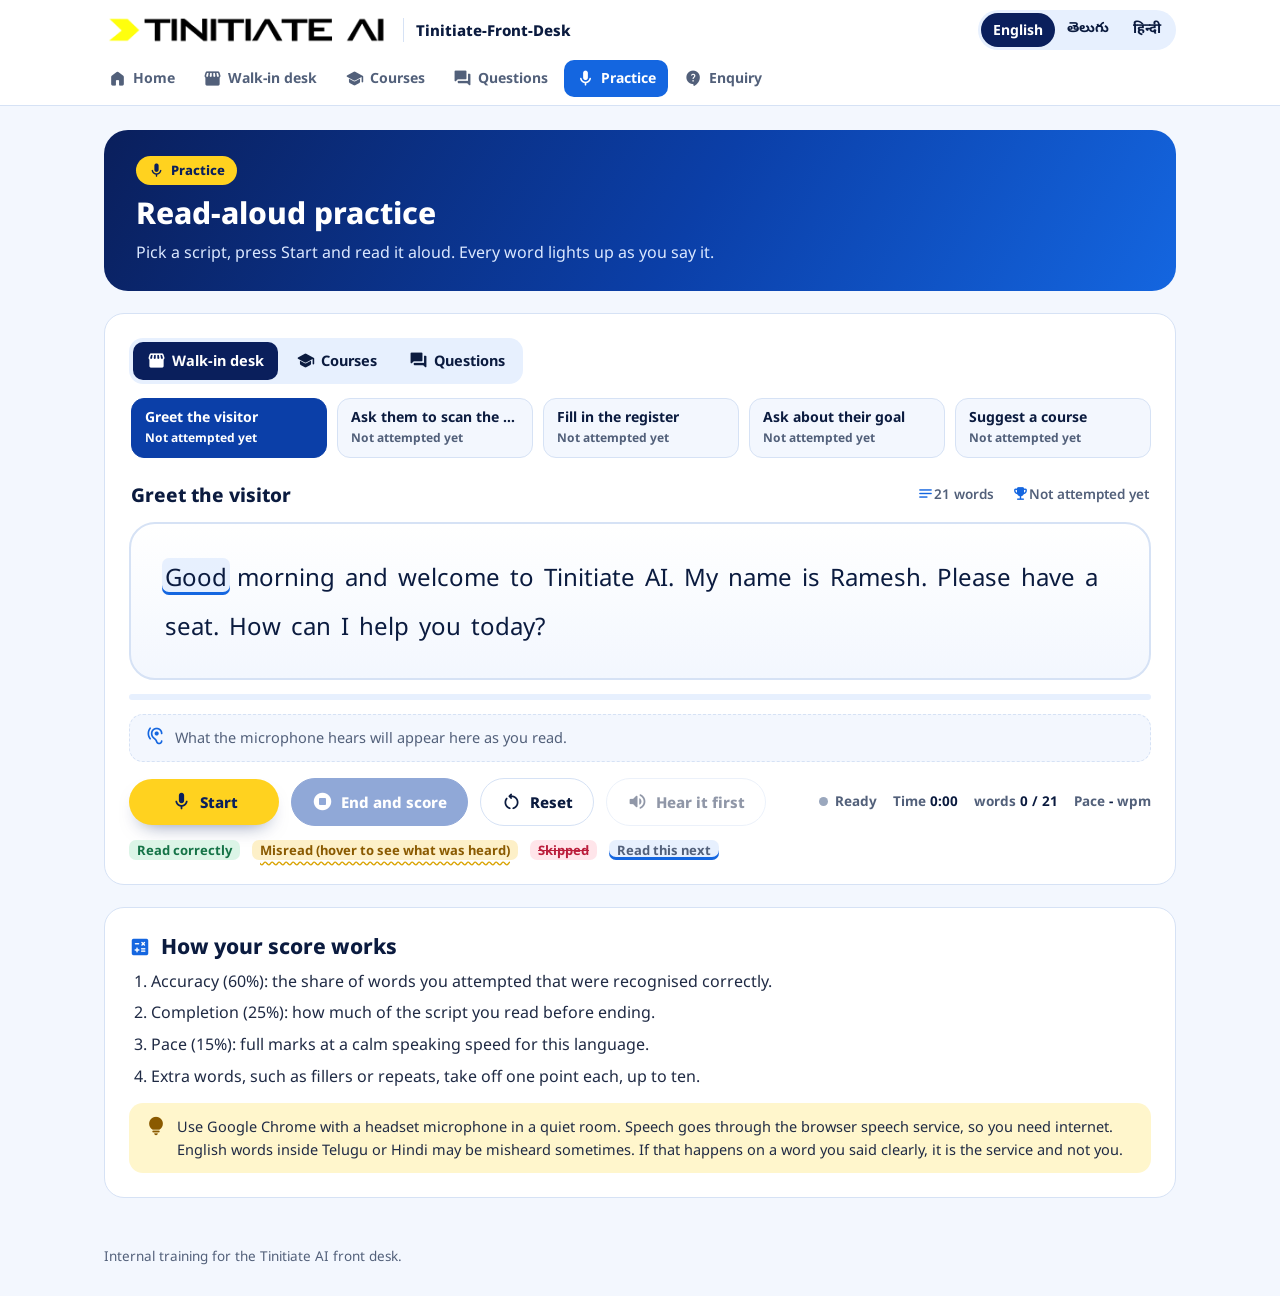
<file: practice.html>
<!DOCTYPE html>
<html lang="en">
<head>
  <meta charset="UTF-8">
  <meta name="viewport" content="width=device-width, initial-scale=1.0">
  <title>Tinitiate-Front-Desk</title>
  <meta name="robots" content="noindex">
  <link rel="icon" type="image/png" href="assets/img/favicon.png">
  <link rel="preconnect" href="https://fonts.googleapis.com">
  <link rel="preconnect" href="https://fonts.gstatic.com" crossorigin>
  <link rel="stylesheet" href="https://fonts.googleapis.com/css2?family=Noto+Sans:wght@400;600;700;800&family=Noto+Sans+Telugu:wght@400;600;700;800&family=Noto+Sans+Devanagari:wght@400;600;700;800&display=swap" media="print" onload="this.media='all'">
  <link rel="stylesheet" href="https://fonts.googleapis.com/css2?family=Material+Symbols+Rounded:opsz,wght,FILL,GRAD@20..48,400,0..1,0&display=block" media="print" onload="this.media='all'">
  <link rel="stylesheet" href="assets/css/ramesh.css">
</head>
<body data-title="navPractice">
  <header class="rt-head" id="rtHeader"></header>
  <main class="rt-main" id="rtMain"></main>
  <footer class="rt-foot" id="rtFooter"></footer>
  <script src="assets/js/speech-match.js"></script>
  <script src="assets/js/data.js"></script>
  <script src="assets/js/shell.js"></script>
  <script src="assets/js/coach.js"></script>
</body>
</html>
</file>
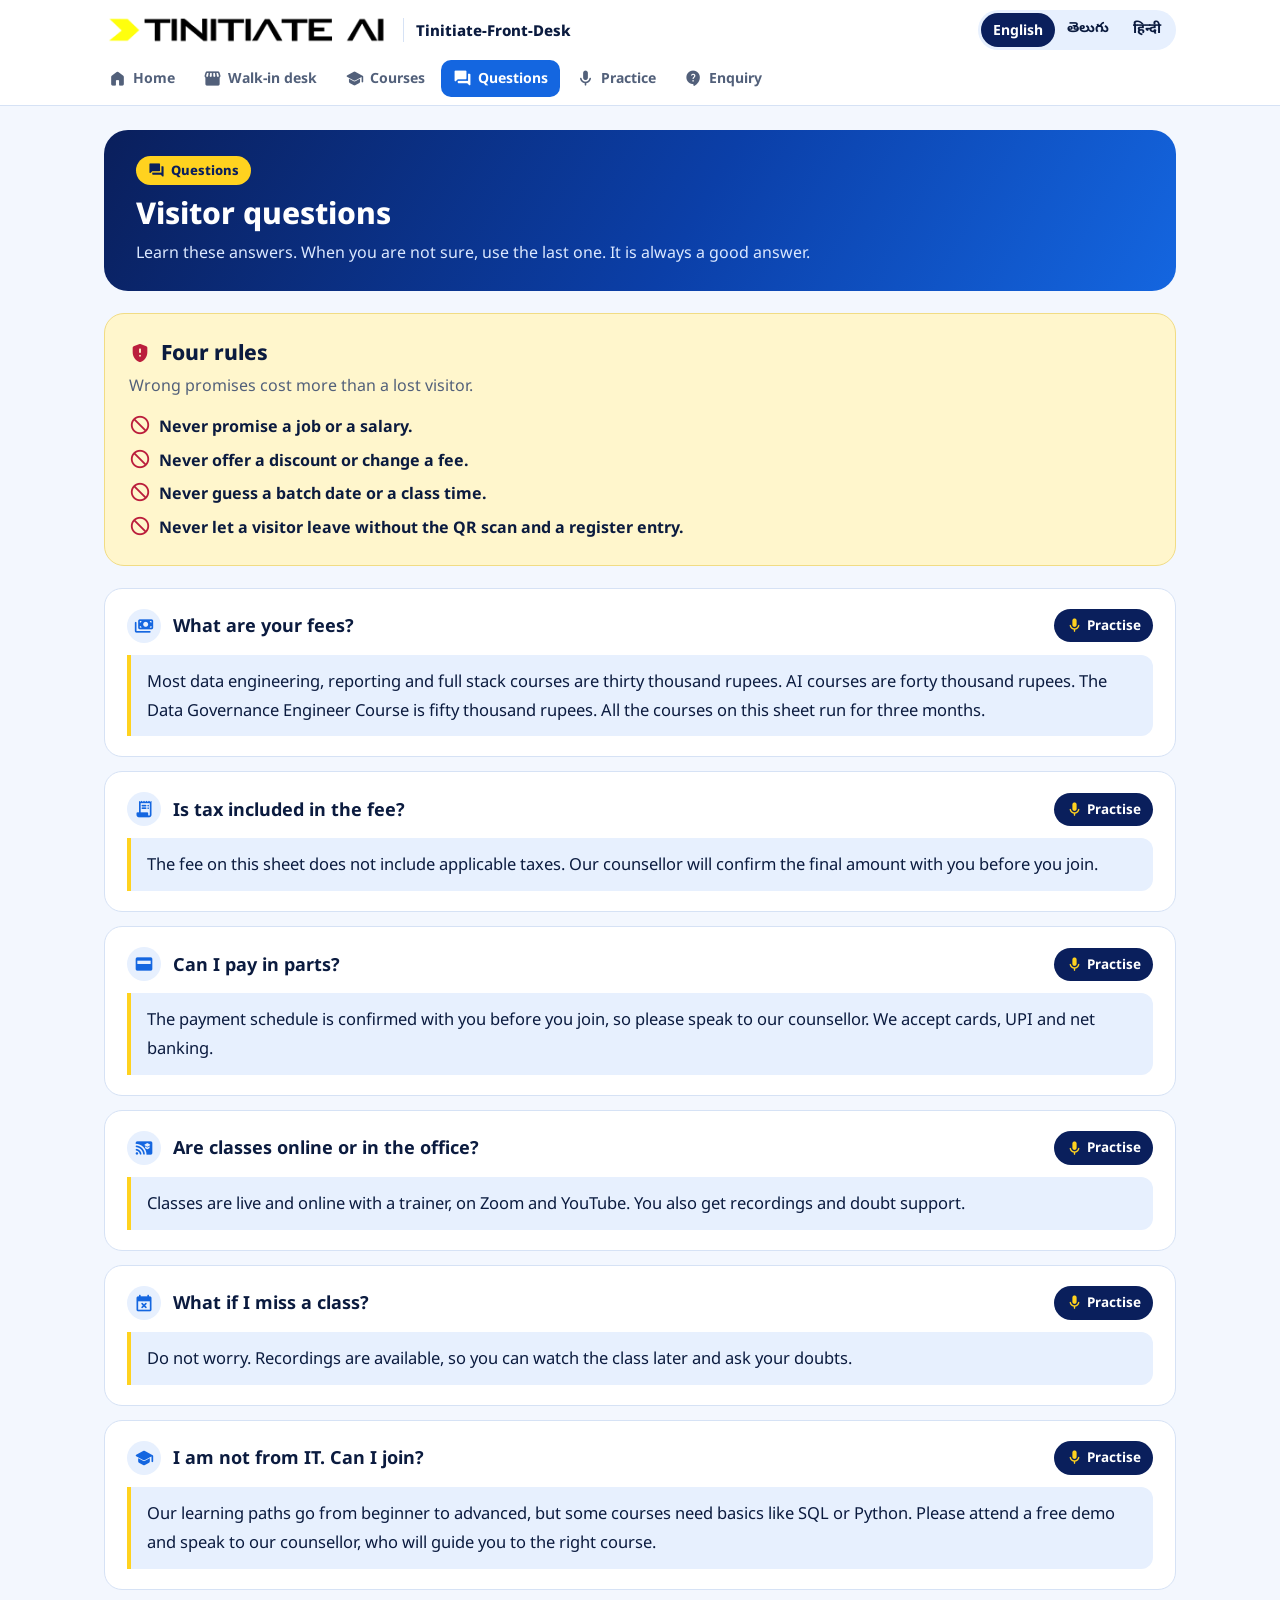
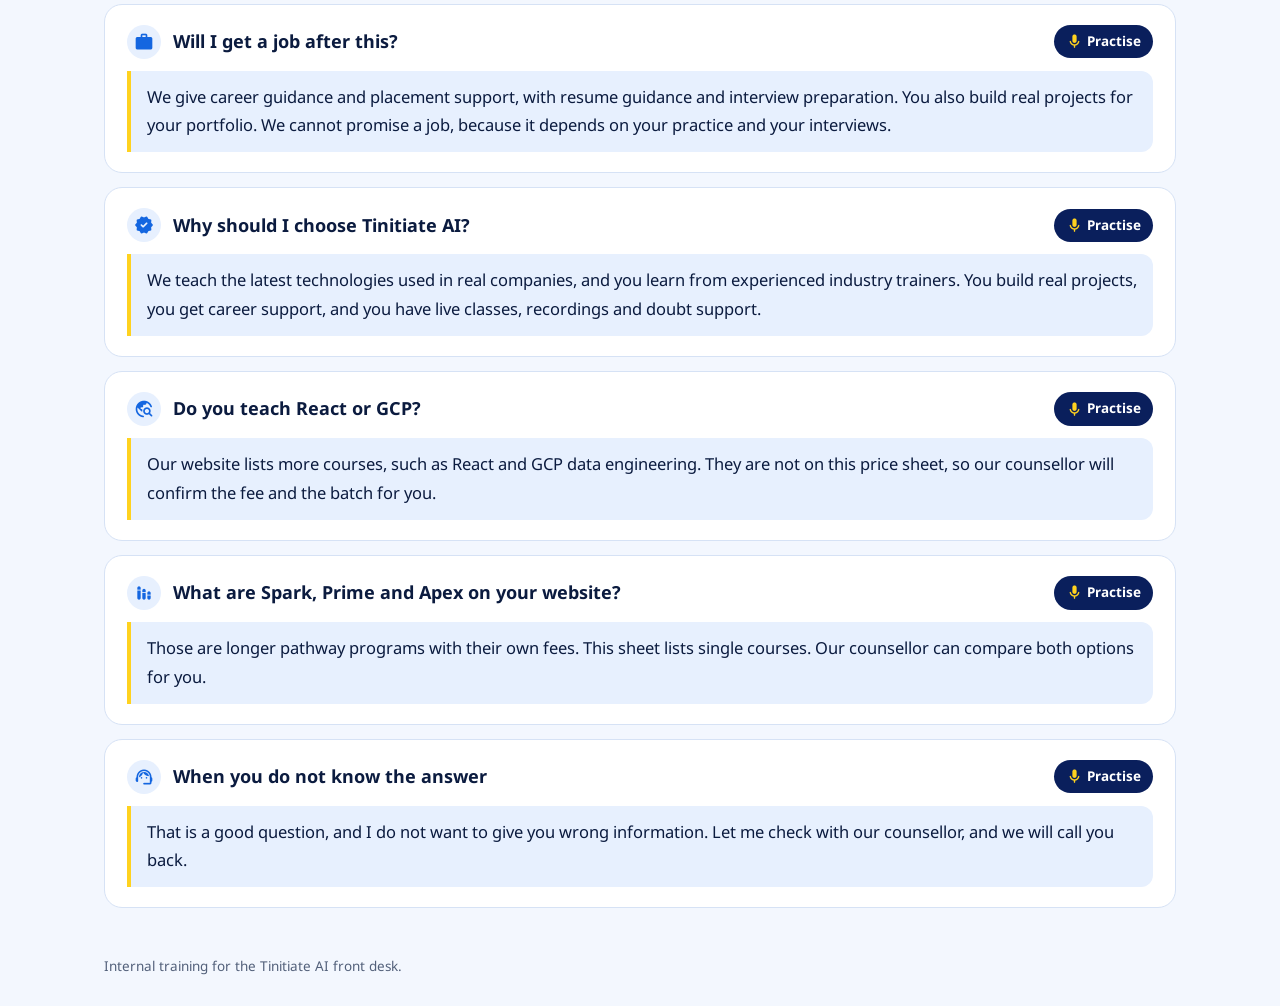
<file: questions.html>
<!DOCTYPE html>
<html lang="en">
<head>
  <meta charset="UTF-8">
  <meta name="viewport" content="width=device-width, initial-scale=1.0">
  <title>Tinitiate-Front-Desk</title>
  <meta name="robots" content="noindex">
  <link rel="icon" type="image/png" href="assets/img/favicon.png">
  <link rel="preconnect" href="https://fonts.googleapis.com">
  <link rel="preconnect" href="https://fonts.gstatic.com" crossorigin>
  <link rel="stylesheet" href="https://fonts.googleapis.com/css2?family=Noto+Sans:wght@400;600;700;800&family=Noto+Sans+Telugu:wght@400;600;700;800&family=Noto+Sans+Devanagari:wght@400;600;700;800&display=swap" media="print" onload="this.media='all'">
  <link rel="stylesheet" href="https://fonts.googleapis.com/css2?family=Material+Symbols+Rounded:opsz,wght,FILL,GRAD@20..48,400,0..1,0&display=block" media="print" onload="this.media='all'">
  <link rel="stylesheet" href="assets/css/ramesh.css">
</head>
<body data-page="questions" data-title="navQuestions">
  <header class="rt-head" id="rtHeader"></header>
  <main class="rt-main" id="rtMain"></main>
  <footer class="rt-foot" id="rtFooter"></footer>
  <script src="assets/js/data.js"></script>
  <script src="assets/js/shell.js"></script>
  <script src="assets/js/pages.js"></script>
</body>
</html>
</file>
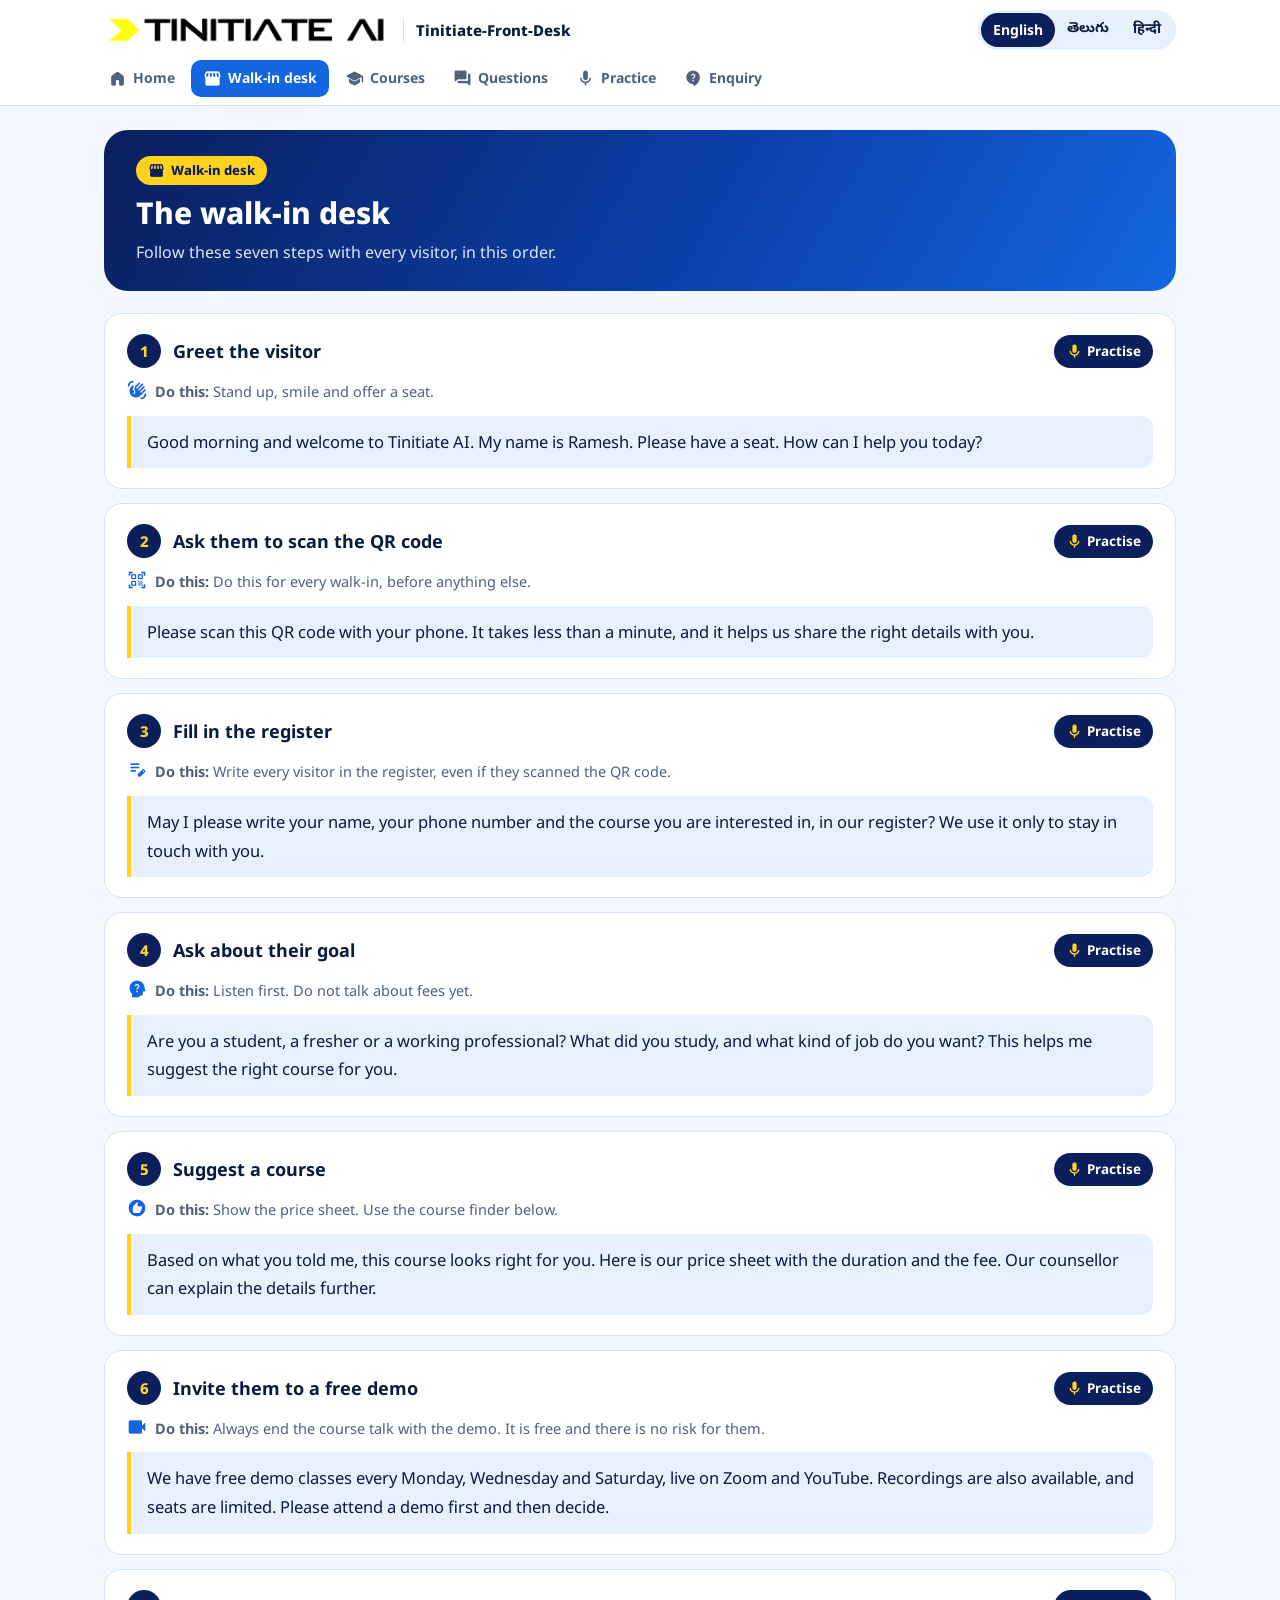
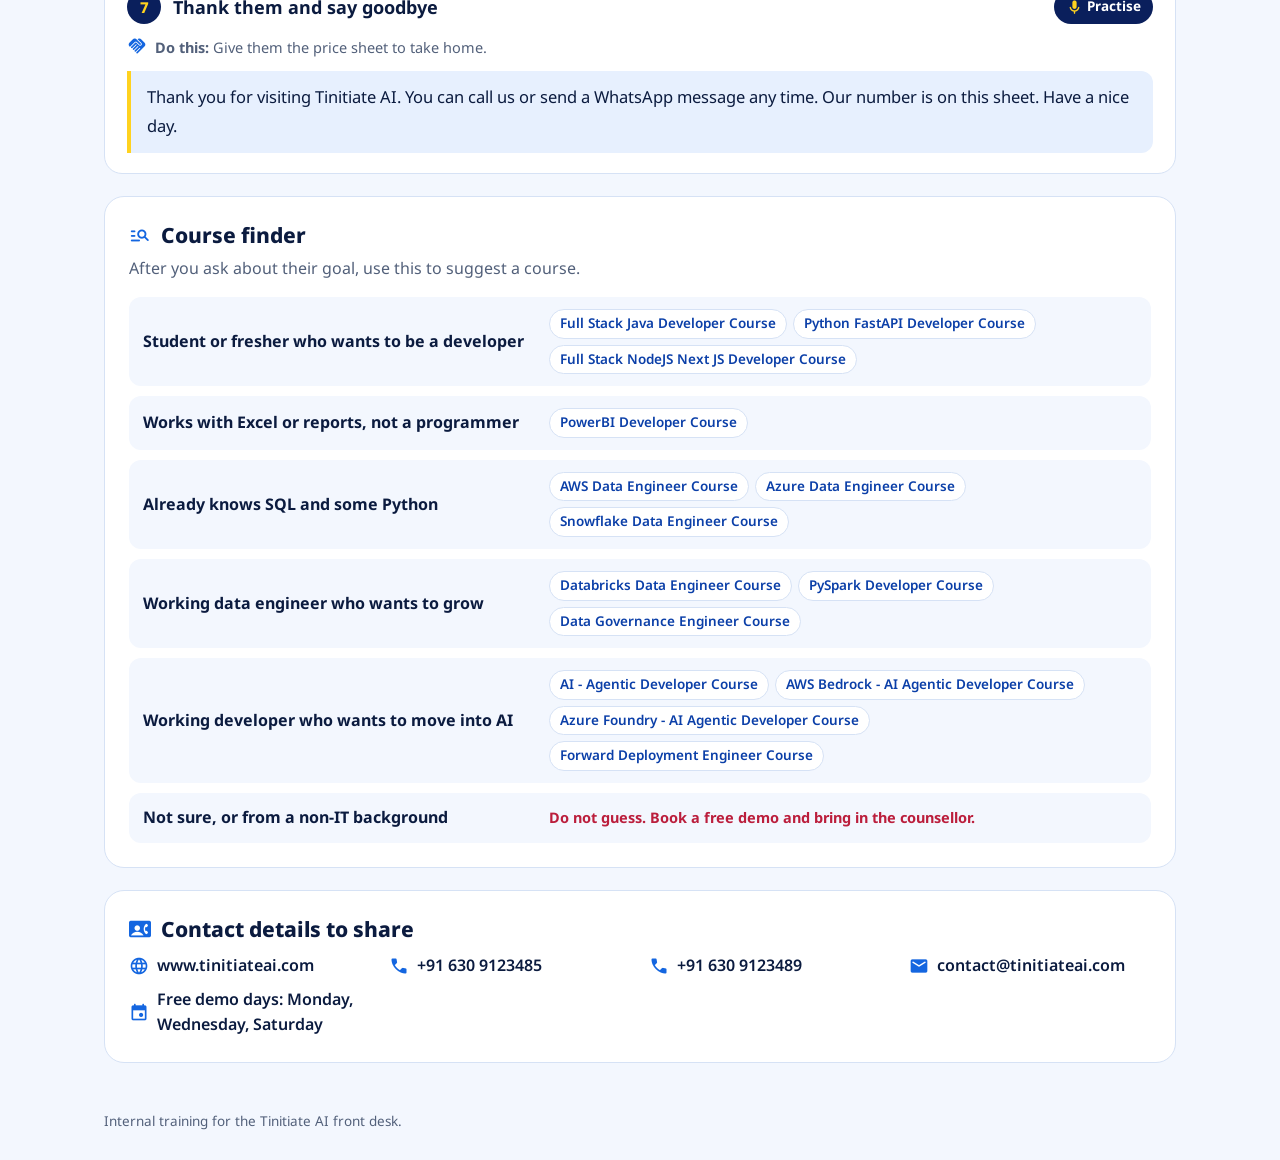
<file: walk-in-desk.html>
<!DOCTYPE html>
<html lang="en">
<head>
  <meta charset="UTF-8">
  <meta name="viewport" content="width=device-width, initial-scale=1.0">
  <title>Tinitiate-Front-Desk</title>
  <meta name="robots" content="noindex">
  <link rel="icon" type="image/png" href="assets/img/favicon.png">
  <link rel="preconnect" href="https://fonts.googleapis.com">
  <link rel="preconnect" href="https://fonts.gstatic.com" crossorigin>
  <link rel="stylesheet" href="https://fonts.googleapis.com/css2?family=Noto+Sans:wght@400;600;700;800&family=Noto+Sans+Telugu:wght@400;600;700;800&family=Noto+Sans+Devanagari:wght@400;600;700;800&display=swap" media="print" onload="this.media='all'">
  <link rel="stylesheet" href="https://fonts.googleapis.com/css2?family=Material+Symbols+Rounded:opsz,wght,FILL,GRAD@20..48,400,0..1,0&display=block" media="print" onload="this.media='all'">
  <link rel="stylesheet" href="assets/css/ramesh.css">
</head>
<body data-page="desk" data-title="navDesk">
  <header class="rt-head" id="rtHeader"></header>
  <main class="rt-main" id="rtMain"></main>
  <footer class="rt-foot" id="rtFooter"></footer>
  <script src="assets/js/data.js"></script>
  <script src="assets/js/shell.js"></script>
  <script src="assets/js/pages.js"></script>
</body>
</html>
</file>
<file: assets/css/ramesh.css>
/* =============================================================================
   RAMESH TRAINING: standalone theme taken from the Tinitiate price sheet
   (royal blue, navy and the yellow "Enroll Now" accent).
   Coach styles follow communication-skill-prep/assets/css/speech-coach.css.
   ============================================================================= */
:root {
  --rt-bg: #f3f7fe;
  --rt-surface: #ffffff;
  --rt-soft: #e7f0fe;
  --rt-ink: #0b1b3f;
  --rt-text: #1f2a44;
  --rt-muted: #52607a;
  --rt-line: #d6e2f5;
  --rt-blue: #1466e0;
  --rt-blue-d: #0b3fa8;
  --rt-navy: #0a1f5c;
  --rt-yellow: #ffd21f;
  --rt-yellow-l: #fff6cc;
  --rt-green: #157347;
  --rt-green-l: #dcf5e7;
  --rt-red: #bb1e3c;
  --rt-red-l: #ffe5ea;
  --rt-amber: #8a5a00;
  --rt-amber-l: #fdf0c8;
  --rt-violet: #5b2ccf;
  --rt-violet-l: #ece6fd;
  --rt-ease: cubic-bezier(.2, .8, .2, 1);
}

* { box-sizing: border-box; }
html { -webkit-text-size-adjust: 100%; }
body {
  margin: 0; background: var(--rt-bg); color: var(--rt-text);
  font-family: "Noto Sans", "Noto Sans Telugu", "Noto Sans Devanagari", "Nirmala UI", system-ui, sans-serif;
  font-size: 16px; line-height: 1.6;
}
:lang(te) { font-family: "Noto Sans Telugu", "Noto Sans", "Nirmala UI", system-ui, sans-serif; }
:lang(hi) { font-family: "Noto Sans Devanagari", "Noto Sans", "Nirmala UI", system-ui, sans-serif; }
.msr {
  font-family: "Material Symbols Rounded"; font-weight: normal; font-style: normal; font-size: 22px; line-height: 1;
  /* Fixed box: if the icon font is slow or blocked, the ligature name stays hidden */
  display: inline-block; width: 1em; height: 1em; overflow: hidden; color: inherit; white-space: nowrap; direction: ltr; font-feature-settings: "liga"; -webkit-font-feature-settings: "liga";
  font-variation-settings: "FILL" 1, "wght" 400, "GRAD" 0, "opsz" 24; flex-shrink: 0; user-select: none;
}
a { color: var(--rt-blue-d); }
button { font: inherit; }
:focus-visible { outline: 3px solid var(--rt-blue); outline-offset: 2px; }

/* ---------- header ---------- */
.rt-head { position: sticky; top: 0; z-index: 20; background: var(--rt-surface); border-bottom: 1px solid var(--rt-line); }
.rt-bar { display: flex; align-items: center; justify-content: space-between; gap: 12px; max-width: 1120px; margin: 0 auto; padding: 10px 24px; }
.rt-brand { display: flex; align-items: center; gap: 12px; min-width: 0; text-decoration: none; color: var(--rt-ink); font-weight: 800; font-size: 15px; }
.rt-brand img { height: 30px; width: auto; display: block; }
.rt-brand span { white-space: nowrap; padding-left: 12px; border-left: 1px solid var(--rt-line); }
.rt-lang { display: flex; flex: none; padding: 3px; border-radius: 99px; background: var(--rt-soft); }
.rt-lang button { border: 0; padding: 6px 12px; border-radius: 99px; background: transparent; color: var(--rt-ink); font-size: 14px; font-weight: 700; cursor: pointer; }
.rt-lang button[aria-pressed="true"] { background: var(--rt-navy); color: #fff; }
.rt-lang button:disabled { cursor: not-allowed; opacity: .55; }
.rt-nav { display: flex; gap: 4px; max-width: 1120px; margin: 0 auto; padding: 0 16px 8px; overflow-x: auto; scrollbar-width: none; }
.rt-nav::-webkit-scrollbar { display: none; }
.rt-nav a { display: inline-flex; flex: none; align-items: center; gap: 6px; padding: 7px 12px; border-radius: 10px; color: var(--rt-muted); font-size: 14px; font-weight: 700; text-decoration: none; }
.rt-nav a .msr { font-size: 19px; }
.rt-nav a:hover { background: var(--rt-soft); color: var(--rt-ink); }
.rt-nav a[aria-current="page"] { background: var(--rt-blue); color: #fff; }

/* ---------- layout ---------- */
.rt-main { max-width: 1120px; margin: 0 auto; padding: 24px 24px 48px; }
.rt-hero { padding: 36px 40px; border-radius: 24px; color: #fff; background: linear-gradient(120deg, var(--rt-navy), var(--rt-blue-d) 55%, var(--rt-blue)); }
.rt-hero.is-short { padding: 26px 32px; }
.rt-hero h1 { margin: 8px 0 8px; max-width: 760px; font-size: clamp(25px, 3.4vw, 38px); line-height: 1.25; font-weight: 800; }
.rt-hero.is-short h1 { font-size: clamp(23px, 2.8vw, 30px); }
.rt-hero p { margin: 0; max-width: 720px; color: #dbe8ff; }
.rt-kicker { display: inline-flex; align-items: center; gap: 6px; padding: 4px 12px; border-radius: 99px; background: var(--rt-yellow); color: var(--rt-navy); font-size: 13px; font-weight: 800; }
.rt-kicker .msr { font-size: 17px; }
.rt-kicker.is-plain { padding: 0; background: none; color: var(--rt-blue-d); }
.rt-section, .rt-panel { margin-top: 22px; padding: 24px; border-radius: 20px; background: var(--rt-surface); border: 1px solid var(--rt-line); }
.rt-section h2 { display: flex; align-items: center; gap: 10px; margin: 0 0 6px; font-size: 21px; color: var(--rt-ink); font-weight: 800; line-height: 1.35; }
.rt-section h2 .msr { color: var(--rt-blue); }
.rt-section.is-warn { background: var(--rt-yellow-l); border-color: #f1dc84; }
.rt-section.is-warn h2 .msr { color: var(--rt-red); }
.rt-lead { margin: 0 0 16px; color: var(--rt-muted); }
.rt-note { margin: 12px 0 0; font-size: 13.5px; color: var(--rt-muted); }
.rt-center { display: flex; flex-wrap: wrap; gap: 12px; justify-content: center; }
.rt-two { display: grid; grid-template-columns: repeat(2, minmax(0, 1fr)); gap: 22px; }
.rt-num { display: grid; place-items: center; flex: none; width: 34px; height: 34px; border-radius: 50%; background: var(--rt-navy); color: var(--rt-yellow); font-weight: 800; font-size: 15px; }
.rt-num.is-icon { background: var(--rt-soft); color: var(--rt-blue); }
.rt-num .msr { font-size: 20px; }
.rt-steps { margin: 8px 0 0; padding-left: 22px; }
.rt-steps li { margin-bottom: 6px; }
.rt-tip { display: flex; gap: 10px; margin-top: 14px; padding: 12px 16px; border-radius: 14px; background: var(--rt-yellow-l); font-size: 14.5px; }
.rt-tip .msr { color: var(--rt-amber); }

/* ---------- home ---------- */
.rt-path { list-style: none; margin: 0; padding: 0; display: grid; gap: 10px; }
.rt-path a { display: flex; align-items: center; gap: 14px; padding: 12px 16px; border-radius: 14px; border: 1px solid var(--rt-line); color: var(--rt-text); text-decoration: none; transition: border-color .2s, transform .2s; }
.rt-path a:hover { border-color: var(--rt-blue); transform: translateX(3px); }
.rt-path a > .msr { margin-left: auto; color: var(--rt-blue); }
.rt-path-text { display: flex; flex-direction: column; min-width: 0; }
.rt-path b { color: var(--rt-ink); }
.rt-path small { font-size: 13.5px; color: var(--rt-muted); }
.rt-meter { margin-top: 14px; }
.rt-meter > div:first-child { display: flex; justify-content: space-between; gap: 12px; font-size: 14.5px; }
.rt-meter b { color: var(--rt-ink); }
.rt-bar-track { height: 9px; margin-top: 5px; border-radius: 5px; background: var(--rt-soft); overflow: hidden; }
.rt-bar-track span { display: block; height: 100%; border-radius: 5px; background: var(--rt-blue); }
.rt-poster { display: block; margin-top: 10px; border-radius: 12px; overflow: hidden; border: 1px solid var(--rt-line); }
.rt-poster img { display: block; width: 100%; height: auto; }

/* ---------- cards ---------- */
.rt-desk, .rt-qlist { list-style: none; margin: 0; padding: 0; display: grid; gap: 14px; }
.rt-card { margin-top: 0; padding: 20px 22px; border-radius: 18px; background: var(--rt-surface); border: 1px solid var(--rt-line); }
.rt-desk, .rt-qlist { margin-top: 22px; }
.rt-card-head { display: flex; align-items: center; gap: 12px; }
.rt-card-head h2 { margin: 0; min-width: 0; font-size: 18px; color: var(--rt-ink); line-height: 1.4; }
.rt-card-head .rt-link { margin-left: auto; }
.rt-do { display: flex; gap: 8px; margin: 12px 0 0; color: var(--rt-muted); font-size: 14.5px; }
.rt-do .msr { color: var(--rt-blue); font-size: 20px; }
blockquote { margin: 12px 0 0; padding: 12px 16px; border-left: 4px solid var(--rt-yellow); border-radius: 0 12px 12px 0; background: var(--rt-soft); color: var(--rt-ink); font-size: 16.5px; line-height: 1.75; }
.rt-link { display: inline-flex; flex: none; align-items: center; gap: 4px; padding: 6px 12px; border-radius: 99px; background: var(--rt-navy); color: #fff; font-size: 13.5px; font-weight: 700; text-decoration: none; }
.rt-link .msr { font-size: 17px; color: var(--rt-yellow); }
.rt-link:hover { background: var(--rt-blue-d); }

.rt-finder { display: grid; gap: 10px; }
.rt-finder-row { display: grid; grid-template-columns: minmax(0, 2fr) minmax(0, 3fr); gap: 14px; align-items: center; padding: 12px 14px; border-radius: 12px; background: var(--rt-bg); }
.rt-finder-row p { margin: 0; font-weight: 700; color: var(--rt-ink); }
.rt-tags { display: flex; flex-wrap: wrap; gap: 6px; }
.rt-tags a, .rt-tags span { padding: 3px 10px; border-radius: 99px; background: var(--rt-surface); border: 1px solid var(--rt-line); font-size: 13.5px; font-weight: 600; color: var(--rt-blue-d); text-decoration: none; }
.rt-tags a:hover { border-color: var(--rt-blue); }
.rt-tags strong { font-size: 14.5px; color: var(--rt-red); }
.rt-contact { list-style: none; display: grid; grid-template-columns: repeat(auto-fit, minmax(240px, 1fr)); gap: 8px 18px; margin: 10px 0 0; padding: 0; }
.rt-contact li { display: flex; align-items: center; gap: 8px; color: var(--rt-ink); font-weight: 600; overflow-wrap: anywhere; }
.rt-contact .msr { color: var(--rt-blue); font-size: 20px; }
.rt-never { list-style: none; margin: 0; padding: 0; display: grid; gap: 8px; }
.rt-never li { display: flex; gap: 8px; font-weight: 700; color: var(--rt-ink); }
.rt-never .msr { color: var(--rt-red); }

/* ---------- courses ---------- */
.rt-courses { display: grid; gap: 8px; margin-top: 12px; }
.rt-course { border: 1px solid var(--rt-line); border-radius: 12px; background: var(--rt-surface); scroll-margin-top: 130px; }
.rt-course[open] { border-color: var(--rt-blue); }
.rt-course summary { display: grid; grid-template-columns: minmax(0, 1fr) auto 104px 24px; gap: 14px; align-items: center; padding: 11px 14px; cursor: pointer; list-style: none; }
.rt-course summary::-webkit-details-marker { display: none; }
.rt-c-name { font-weight: 700; color: var(--rt-ink); }
.rt-c-dur { font-size: 14px; color: var(--rt-muted); white-space: nowrap; }
.rt-c-fee { text-align: right; font-weight: 800; color: var(--rt-navy); font-variant-numeric: tabular-nums; white-space: nowrap; }
.rt-chev { color: var(--rt-muted); transition: transform .2s; }
.rt-course[open] .rt-chev { transform: rotate(180deg); }
.rt-c-body { padding: 0 14px 16px; }
.rt-c-body h3 { margin: 14px 0 6px; font-size: 13.5px; color: var(--rt-muted); font-weight: 800; }
.rt-c-body p { margin: 0 0 12px; }
.rt-c-body blockquote { margin-top: 0; }
.rt-c-body .rt-tags { margin-bottom: 4px; }
.rt-basics { display: grid; grid-template-columns: repeat(2, minmax(0, 1fr)); gap: 10px; margin: 0; }
.rt-basics div { padding: 12px 14px; border-radius: 12px; background: var(--rt-bg); }
.rt-basics dt { font-weight: 800; color: var(--rt-navy); }
.rt-basics dd { margin: 2px 0 0; font-size: 14.5px; }

/* ---------- quiz ---------- */
.rt-q { display: block !important; margin-bottom: 14px !important; font-size: 20px !important; }
.rt-options { display: grid; gap: 10px; margin-bottom: 16px; }
.rt-option { padding: 12px 16px; border-radius: 12px; border: 1px solid var(--rt-line); background: var(--rt-bg); color: var(--rt-ink); font-weight: 700; text-align: left; cursor: pointer; }
.rt-option:hover:not(:disabled) { border-color: var(--rt-blue); }
.rt-option:disabled { cursor: default; }
.rt-option.is-right { background: var(--rt-green-l); border-color: var(--rt-green); color: var(--rt-green); }
.rt-option.is-wrong { background: var(--rt-red-l); border-color: var(--rt-red); color: var(--rt-red); }

/* ---------- buttons ---------- */
.rt-btn { display: inline-flex; align-items: center; gap: 8px; padding: 11px 20px; border-radius: 99px; border: 1px solid var(--rt-line); background: var(--rt-surface); color: var(--rt-ink); font-size: 15px; font-weight: 800; text-decoration: none; cursor: pointer; transition: transform .2s, opacity .2s; }
.rt-btn .msr { font-size: 21px; }
.rt-btn:hover:not(:disabled) { transform: translateY(-2px); }
.rt-btn:disabled { opacity: .45; cursor: not-allowed; }
.rt-btn.is-primary { min-width: 150px; justify-content: center; border: 0; color: var(--rt-navy); background: var(--rt-yellow); box-shadow: 0 10px 20px -12px rgba(10, 31, 92, .6); }
.rt-btn.is-primary.is-listening { color: #fff; background: var(--rt-red); animation: sc-ring 1.6s ease-out infinite; }
@keyframes sc-ring { from { box-shadow: 0 0 0 0 rgba(187, 30, 60, .5); } to { box-shadow: 0 0 0 14px rgba(187, 30, 60, 0); } }
.rt-btn.is-end { background: var(--rt-blue-d); border-color: var(--rt-blue-d); color: #fff; }
.rt-btn.is-ghost { background: transparent; }

/* ---------- practice ---------- */
.sc-notice { display: flex; gap: 12px; align-items: flex-start; margin-top: 18px; padding: 12px 16px; border-radius: 14px; background: var(--rt-red-l); color: var(--rt-red); font-size: 14.5px; font-weight: 600; }
.sc-notice.is-soft { background: var(--rt-yellow-l); color: var(--rt-amber); }
.sc-notice[hidden] { display: none; }
.rt-seg { display: inline-flex; flex-wrap: wrap; gap: 4px; padding: 4px; margin-bottom: 12px; border-radius: 14px; background: var(--rt-soft); max-width: 100%; }
.rt-seg button { display: inline-flex; align-items: center; gap: 6px; border: 0; padding: 7px 14px; border-radius: 10px; background: transparent; color: var(--rt-ink); font-size: 14.5px; font-weight: 700; cursor: pointer; }
.rt-seg button .msr { font-size: 19px; }
.rt-seg button[aria-selected="true"] { background: var(--rt-navy); color: #fff; }
.rt-seg button:disabled { cursor: not-allowed; opacity: .55; }
.sc-tabs { display: flex; gap: 10px; overflow-x: auto; padding: 2px 2px 8px; scrollbar-width: thin; }
.sc-tab { flex: none; display: flex; flex-direction: column; align-items: flex-start; gap: 2px; width: 196px; padding: 9px 13px; border-radius: 13px; border: 1px solid var(--rt-line); background: var(--rt-bg); color: var(--rt-text); text-align: left; cursor: pointer; transition: border-color .2s; }
.sc-tab:hover:not(:disabled) { border-color: var(--rt-blue); }
.sc-tab b { width: 100%; font-size: 14px; color: var(--rt-ink); line-height: 1.35; overflow: hidden; text-overflow: ellipsis; white-space: nowrap; }
.sc-tab small { font-size: 12px; font-weight: 700; color: var(--rt-muted); }
.sc-tab.is-ready small { color: var(--rt-green); }
.sc-tab[aria-selected="true"] { border-color: var(--rt-blue-d); background: var(--rt-blue-d); }
.sc-tab[aria-selected="true"] b, .sc-tab[aria-selected="true"] small { color: #fff; }
.sc-tab:disabled { cursor: not-allowed; opacity: .55; }
.sc-meta { display: flex; flex-wrap: wrap; align-items: center; gap: 8px 18px; margin: 14px 2px 12px; font-size: 13.5px; color: var(--rt-muted); font-weight: 600; }
.sc-meta h2 { margin: 0 auto 0 0; min-width: 0; font-size: 19px; color: var(--rt-ink); font-weight: 800; }
.sc-meta .msr { font-size: 17px; vertical-align: -3px; color: var(--rt-blue); }
.sc-passage { padding: 28px 32px; border-radius: 26px; border: 2px solid var(--rt-line); background: linear-gradient(180deg, #fff, var(--rt-bg)); font-size: clamp(19px, 2.1vw, 24px); line-height: 2.05; color: var(--rt-ink); transition: border-color .3s, box-shadow .3s; overflow-wrap: anywhere; }
.sc-passage.is-live { border-color: var(--rt-blue); box-shadow: 0 0 0 6px rgba(20, 102, 224, .12); }
.sc-w { padding: 2px 3px; margin: 0 -1px; border-radius: 7px; transition: background-color .25s, color .25s; }
.sc-w.is-ok { background: var(--rt-green-l); color: var(--rt-green); }
.sc-w.is-miss { background: var(--rt-amber-l); color: var(--rt-amber); text-decoration: underline wavy #d9a200; text-underline-offset: 6px; }
.sc-w.is-skip { background: var(--rt-red-l); color: var(--rt-red); text-decoration: line-through; }
.sc-w.is-next { box-shadow: inset 0 -3px 0 var(--rt-blue); background: var(--rt-soft); }
.sc-heard { display: flex; gap: 10px; align-items: flex-start; margin-top: 14px; padding: 11px 15px; border-radius: 14px; background: var(--rt-bg); border: 1px dashed var(--rt-line); font-size: 14.5px; color: var(--rt-muted); }
.sc-heard .msr { color: var(--rt-blue); font-size: 20px; }
.sc-controls { display: flex; flex-wrap: wrap; align-items: center; gap: 12px; margin-top: 16px; }
.sc-live { display: flex; flex-wrap: wrap; align-items: center; gap: 6px 16px; margin-left: auto; font-size: 13.5px; font-weight: 700; color: var(--rt-muted); }
.sc-live b { color: var(--rt-ink); font-variant-numeric: tabular-nums; }
.sc-status { display: inline-flex; align-items: center; gap: 7px; }
.sc-status::before { content: ""; width: 9px; height: 9px; border-radius: 50%; background: #9aa7bd; }
.sc-status[data-state="listening"]::before { background: var(--rt-red); animation: sc-blink 1s steps(2) infinite; }
.sc-status[data-state="paused"]::before { background: var(--rt-yellow); }
.sc-status[data-state="done"]::before { background: var(--rt-green); }
@keyframes sc-blink { 50% { opacity: .25; } }
.sc-progress { height: 6px; margin-top: 14px; border-radius: 3px; background: var(--rt-soft); overflow: hidden; }
.sc-progress span { display: block; height: 100%; width: 0; border-radius: 3px; background: var(--rt-blue); transition: width .4s var(--rt-ease); }
.sc-legend { display: flex; flex-wrap: wrap; gap: 6px 12px; margin-top: 14px; font-size: 13px; font-weight: 700; color: var(--rt-muted); }
.sc-legend .sc-w { padding: 1px 8px; margin: 0; }

/* ---------- report ---------- */
.sc-report { margin-top: 22px; padding: 26px; border-radius: 20px; background: var(--rt-surface); border: 1px solid var(--rt-line); scroll-margin-top: 110px; }
.sc-report[hidden] { display: none; }
.sc-report-top { display: grid; grid-template-columns: auto minmax(0, 1fr); gap: 28px; align-items: center; }
.sc-ring { position: relative; width: 168px; height: 168px; }
.sc-ring svg { width: 100%; height: 100%; transform: rotate(-90deg); }
.sc-ring circle { fill: none; stroke-width: 12; }
.sc-ring .track { stroke: var(--rt-soft); }
.sc-ring .fill { stroke: url(#scGrad); stroke-linecap: round; transition: stroke-dashoffset 1.2s var(--rt-ease); }
.sc-ring div { position: absolute; inset: 0; display: grid; place-content: center; text-align: center; }
.sc-ring b { font-size: 44px; font-weight: 800; color: var(--rt-ink); line-height: 1; }
.sc-ring small { font-size: 12px; font-weight: 700; color: var(--rt-muted); margin-top: 4px; }
.sc-verdict h2 { margin: 2px 0 4px; font-size: 26px; color: var(--rt-ink); font-weight: 800; }
.sc-stars { display: flex; gap: 2px; color: #e7ad00; }
.sc-stars .msr { font-size: 28px; }
.sc-stars .msr.off { color: var(--rt-line); }
.sc-verdict p { margin: 8px 0 0; color: var(--rt-muted); }
.sc-stats { display: grid; grid-template-columns: repeat(4, minmax(0, 1fr)); gap: 12px; margin-top: 22px; }
.sc-stat { padding: 13px 15px; border-radius: 15px; background: var(--rt-bg); border: 1px solid var(--rt-line); }
.sc-stat small { display: block; font-size: 12.5px; font-weight: 800; color: var(--rt-muted); }
.sc-stat b { display: block; margin-top: 3px; font-size: 26px; font-weight: 800; color: var(--rt-ink); font-variant-numeric: tabular-nums; line-height: 1.25; }
.sc-stat span { font-size: 12.5px; color: var(--rt-muted); font-weight: 600; }
.sc-counts { display: flex; flex-wrap: wrap; gap: 10px; margin-top: 16px; }
.sc-count { display: inline-flex; align-items: center; gap: 8px; padding: 7px 14px; border-radius: 99px; font-size: 13.5px; font-weight: 800; }
.sc-count.is-ok { background: var(--rt-green-l); color: var(--rt-green); }
.sc-count.is-miss { background: var(--rt-amber-l); color: var(--rt-amber); }
.sc-count.is-skip { background: var(--rt-red-l); color: var(--rt-red); }
.sc-count.is-extra { background: var(--rt-violet-l); color: var(--rt-violet); }
.sc-detail { display: grid; grid-template-columns: repeat(2, minmax(0, 1fr)); gap: 16px; margin-top: 20px; }
.sc-detail h3 { display: flex; align-items: center; gap: 8px; margin: 0 0 10px; font-size: 16px; color: var(--rt-ink); }
.sc-detail h3 .msr { font-size: 20px; color: var(--rt-blue); }
.sc-box { padding: 15px; border-radius: 15px; border: 1px solid var(--rt-line); background: var(--rt-bg); min-width: 0; }
.sc-box.is-wide { grid-column: 1 / -1; }
.sc-empty { margin: 0; font-size: 14.5px; color: var(--rt-green); font-weight: 700; }
.sc-chips { display: flex; flex-wrap: wrap; gap: 8px; }
.sc-word-chip { display: inline-flex; align-items: center; gap: 6px; padding: 5px 12px; border-radius: 99px; border: 1px solid var(--rt-line); background: var(--rt-surface); color: var(--rt-ink); font-size: 14.5px; font-weight: 700; cursor: pointer; }
.sc-word-chip .msr { font-size: 16px; color: var(--rt-blue); }
.sc-word-chip:hover { border-color: var(--rt-blue); }
.sc-word-chip s { color: var(--rt-red); font-weight: 600; }
.sc-word-chip.is-extra { cursor: default; color: var(--rt-violet); }
.sc-tips { margin: 0; padding-left: 20px; font-size: 14.5px; }
.sc-report-actions { display: flex; flex-wrap: wrap; gap: 12px; margin-top: 20px; }

.rt-foot { max-width: 1120px; margin: 0 auto; padding: 0 24px 28px; color: var(--rt-muted); font-size: 13.5px; }

@media (max-width: 860px) {
  .rt-bar { padding: 8px 16px; }
  .rt-brand img { height: 24px; }
  .rt-brand span { display: none; }
  .rt-lang button { padding: 5px 9px; font-size: 13px; }
  .rt-main { padding: 16px 16px 36px; }
  .rt-foot { padding: 0 16px 24px; }
  .rt-hero, .rt-hero.is-short { padding: 22px 20px; border-radius: 18px; }
  .rt-section, .rt-panel, .sc-report { padding: 18px 16px; }
  .rt-two, .rt-basics, .sc-detail { grid-template-columns: minmax(0, 1fr); }
  .rt-two { gap: 0; }
  .rt-finder-row { grid-template-columns: minmax(0, 1fr); gap: 8px; }
  .rt-card { padding: 16px; }
  .rt-card-head { flex-wrap: wrap; }
  .rt-card-head h2 { flex: 1 1 60%; }
  .rt-card-head .rt-link { margin-left: 46px; }
  .rt-course summary { grid-template-columns: minmax(0, 1fr) auto 24px; gap: 4px 10px; }
  .rt-c-name { grid-column: 1 / 2; grid-row: 1 / 3; }
  .rt-c-dur { grid-column: 2; grid-row: 2; text-align: right; font-size: 13px; }
  .rt-c-fee { grid-column: 2; grid-row: 1; }
  .rt-chev { grid-column: 3; grid-row: 1 / 3; }
  .sc-passage { padding: 18px; border-radius: 20px; line-height: 1.95; }
  .sc-live { margin-left: 0; width: 100%; }
  .sc-report-top { grid-template-columns: minmax(0, 1fr); justify-items: center; text-align: center; }
  .sc-stars { justify-content: center; }
  .sc-stats { grid-template-columns: repeat(2, minmax(0, 1fr)); }
}
@media (prefers-reduced-motion: reduce) {
  *, *::before, *::after { animation: none !important; transition: none !important; }
}
</file>
